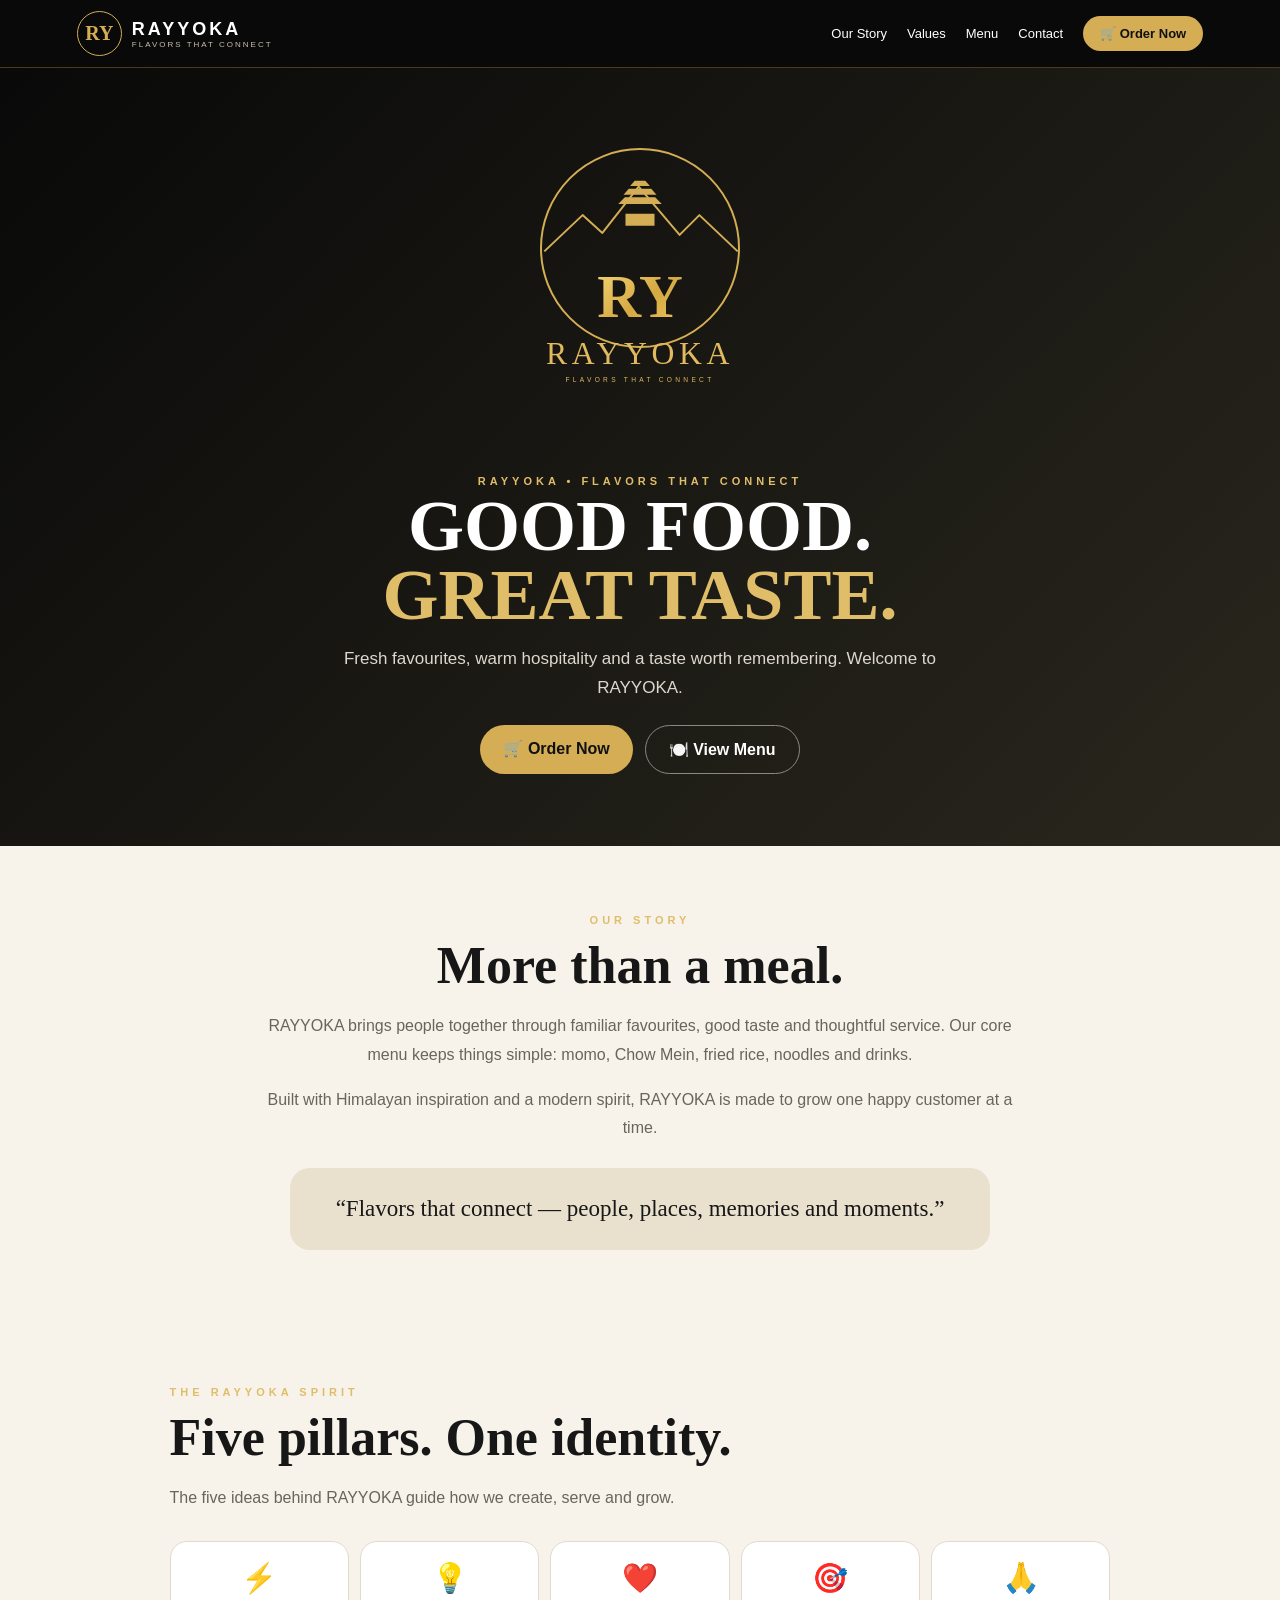
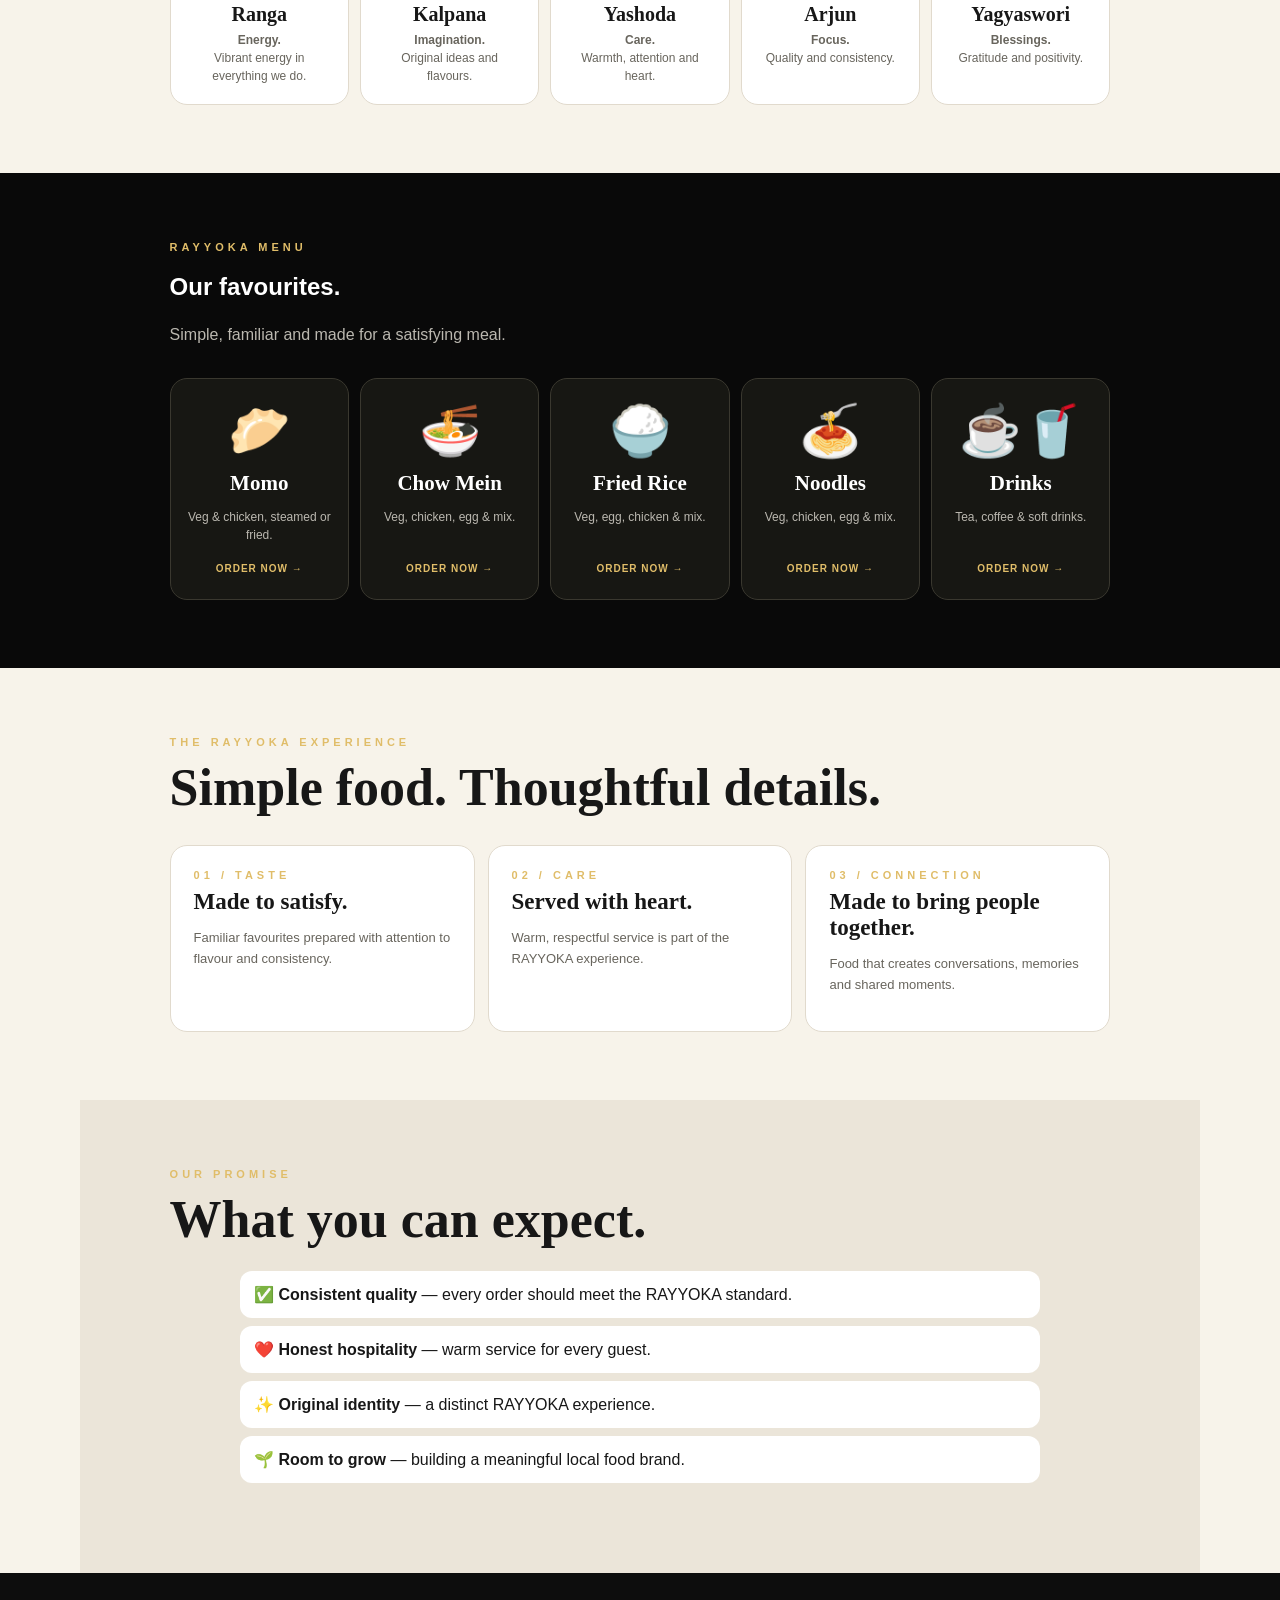
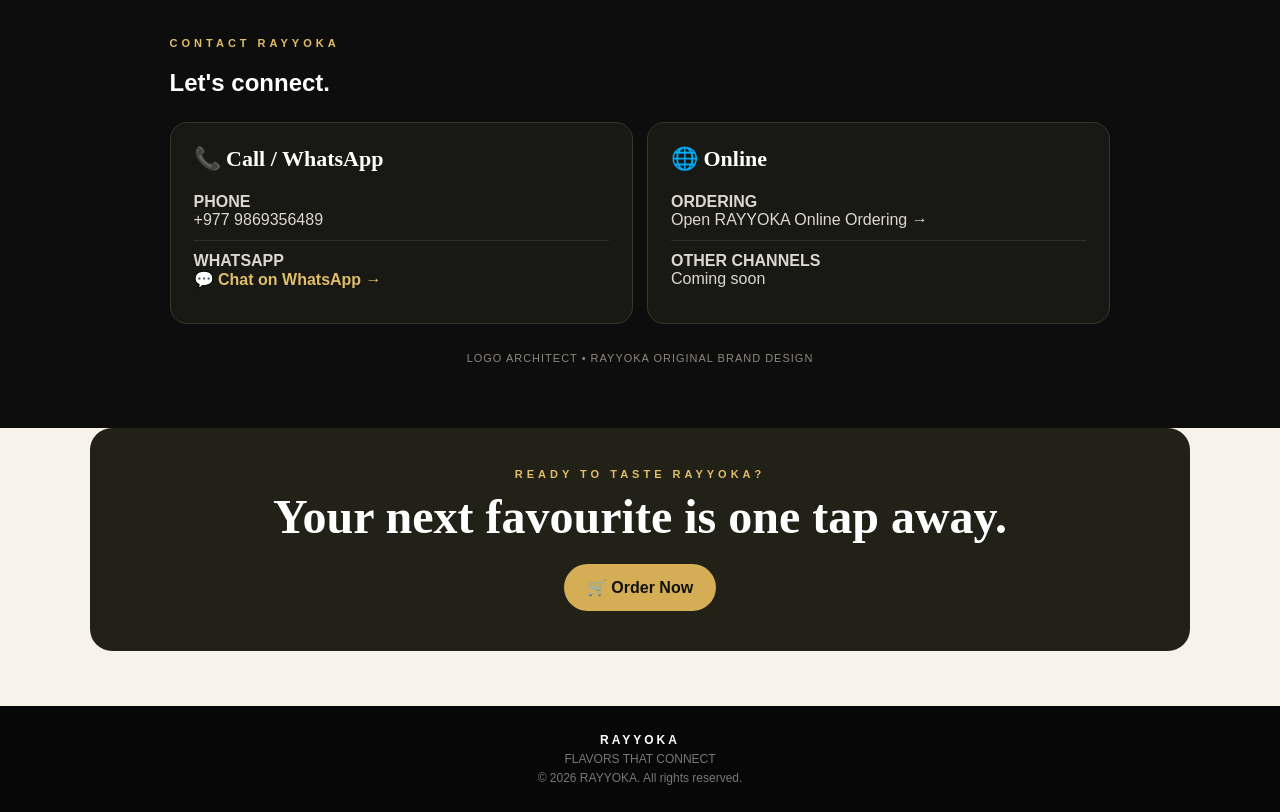
<file: index.html>
<!doctype html><html lang="en"><head><meta charset="utf-8"><meta name="viewport" content="width=device-width,initial-scale=1"><meta name="theme-color" content="#0b0b0b"><meta name="description" content="RAYYOKA — Flavors That Connect."><title>RAYYOKA • Flavors That Connect</title><style>:root{--b:#090909;--d:#171713;--g:#d4ad55;--p:#f7f3ea;--m:#68655d;--l:#e1dacd}*{box-sizing:border-box}html{scroll-behavior:smooth}body{margin:0;background:var(--p);color:#171717;font-family:Arial,Helvetica,sans-serif}a{text-decoration:none;color:inherit}.nav{position:sticky;top:0;z-index:10;background:#090909;color:#fff;padding:11px 6%;display:flex;align-items:center;justify-content:space-between;border-bottom:1px solid #4a3b1d}.brand{display:flex;align-items:center;gap:10px}.brand-mark{width:45px;height:45px;border:1px solid var(--g);border-radius:50%;display:grid;place-items:center;font-family:Georgia,serif;font-size:20px;font-weight:bold;color:var(--g)}.brand b{font-size:18px;letter-spacing:3px}.brand small{display:block;color:#c8c0b1;font-size:8px;letter-spacing:2px}.links{display:flex;gap:20px;align-items:center;font-size:13px}.order{background:var(--g);color:#111!important;padding:10px 17px;border-radius:30px;font-weight:800}.hero{background:linear-gradient(135deg,#090909,#29271d);color:#fff;text-align:center;padding:58px 7% 72px}.logo-art{width:min(330px,72vw);margin:0 auto 15px}.logo-circle{fill:none;stroke:#d4ad55;stroke-width:3}.logo-mountain{fill:none;stroke:#d4ad55;stroke-width:3;stroke-linejoin:round}.logo-pagoda{fill:#d4ad55}.logo-ry{font-family:Georgia,serif;font-size:92px;font-weight:bold;fill:url(#gold)}.logo-name{font-family:Georgia,serif;font-size:48px;letter-spacing:7px;fill:#e1b95e}.logo-tag{font-size:10px;letter-spacing:5px;fill:#e1b95e}.eyebrow{color:#e0bd69;font-size:11px;letter-spacing:4px;font-weight:800}.hero h1{font-family:Georgia,serif;font-size:clamp(40px,7vw,72px);line-height:.96;margin:5px 0 15px}.hero h1 span{color:#e0bd69}.hero p{max-width:640px;margin:0 auto 22px;color:#ddd8cf;font-size:17px;line-height:1.7}.buttons{display:flex;justify-content:center;gap:12px;flex-wrap:wrap}.btn{display:inline-block;padding:14px 23px;border-radius:30px;font-weight:800}.primary{background:var(--g);color:#111}.secondary{border:1px solid #888;color:#fff}.section{max-width:1120px;margin:auto;padding:68px 7%}.section h2{font-family:Georgia,serif;font-size:clamp(33px,5vw,52px);margin:10px 0 17px}.lead{max-width:760px;color:var(--m);line-height:1.8;font-size:16px}.center{text-align:center}.center .lead{margin-left:auto;margin-right:auto}.quote{max-width:700px;margin:25px auto 0;background:#e9e0ce;border-radius:20px;padding:25px;font-family:Georgia,serif;font-size:23px;line-height:1.4}.pillars{display:grid;grid-template-columns:repeat(5,1fr);gap:11px;margin-top:28px}.pillar{background:#fff;border:1px solid var(--l);border-radius:17px;padding:19px;text-align:center}.pillar .emoji{font-size:29px}.pillar h3{font-family:Georgia,serif;font-size:20px;margin:8px 0 5px}.pillar p{font-size:12px;color:var(--m);line-height:1.5;margin:0}.menu{background:var(--b);color:#fff}.menu-inner{max-width:1120px;margin:auto;padding:68px 7%}.menu .lead{color:#bbb8b0}.cards{display:grid;grid-template-columns:repeat(5,1fr);gap:11px;margin-top:28px}.card{background:var(--d);border:1px solid #3a382f;border-radius:17px;padding:23px 12px;text-align:center}.food{font-size:50px}.card h3{font-family:Georgia,serif;font-size:21px;margin:11px 0 6px}.card p{color:#bbb8b0;font-size:12px;line-height:1.5;min-height:38px}.card a{color:#e0bd69;font-size:10px;font-weight:800;letter-spacing:1px}.experience{display:grid;grid-template-columns:repeat(3,1fr);gap:13px;margin-top:28px}.experience article{background:#fff;border:1px solid var(--l);border-radius:17px;padding:23px}.experience h3{font-family:Georgia,serif;font-size:23px;margin:8px 0}.experience p{color:var(--m);font-size:13px;line-height:1.6}.promise{background:#ebe5d9}.promise-list{max-width:800px;margin:22px auto}.promise-item{background:#fff;border-radius:12px;padding:14px;margin:8px 0}.contact{background:#0d0d0d;color:#fff}.contact-inner{max-width:1120px;margin:auto;padding:64px 7%}.contact-grid{display:grid;grid-template-columns:1fr 1fr;gap:14px;margin-top:25px}.contact-card{background:#181814;border:1px solid #38352d;border-radius:17px;padding:23px}.contact-card h3{font-family:Georgia,serif;font-size:22px;margin:0 0 10px}.contact-line{padding:11px 0;border-bottom:1px solid #302e28;color:#ddd8cf}.contact-line:last-child{border:0}.wa{color:#e0bd69;font-weight:800}.architect{margin-top:28px;text-align:center;color:#8e897e;font-size:11px;letter-spacing:1px}.cta{margin:0 7% 55px;background:#222117;color:#fff;border-radius:22px;padding:40px 6%;text-align:center}.cta h2{font-family:Georgia,serif;font-size:clamp(29px,5vw,48px);margin:9px 0 20px}footer{background:#070707;color:#aaa;text-align:center;padding:27px 7%;font-size:12px}footer b{color:#fff;letter-spacing:3px}footer span{display:block;color:#777;margin-top:5px}@media(max-width:850px){.pillars,.cards{grid-template-columns:repeat(2,1fr)}.experience,.contact-grid{grid-template-columns:1fr}}@media(max-width:600px){.nav{padding:9px 12px}.links a:not(.order){display:none}.hero{padding:42px 7% 55px}.logo-art{width:min(300px,80vw)}.section,.menu-inner,.contact-inner{padding-top:53px;padding-bottom:53px}.pillars,.cards{grid-template-columns:1fr 1fr}.card{padding:19px 9px}.food{font-size:44px}.brand b{font-size:16px}.cta{margin-bottom:42px}}@media(max-width:420px){.cards{grid-template-columns:1fr}}</style></head><body><nav class="nav"><a class="brand" href="#top"><div class="brand-mark">RY</div><div><b>RAYYOKA</b><small>FLAVORS THAT CONNECT</small></div></a><div class="links"><a href="#about">Our Story</a><a href="#values">Values</a><a href="#menu">Menu</a><a href="#contact">Contact</a><a class="order" href="order.html">🛒 Order Now</a></div></nav><header class="hero" id="top"><svg class="logo-art" viewBox="0 0 500 500" role="img" aria-label="RAYYOKA logo"><defs><linearGradient id="gold" x1="0" y1="0" x2="1" y2="1"><stop offset="0" stop-color="#f5d67a"/><stop offset=".55" stop-color="#d5a942"/><stop offset="1" stop-color="#f0c55e"/></linearGradient></defs><circle class="logo-circle" cx="250" cy="185" r="150"/><path class="logo-mountain" d="M105 190l58-55 30 27 55-70 62 73 30-30 58 55"/><path class="logo-pagoda" d="M217 118h66l-10-10h-46l-10 10zm8-14h50l-8-9h-34l-8 9zm10-13h30l-7-8h-16l-7 8zm-7 42h44v18h-44z"/><text x="250" y="290" text-anchor="middle" class="logo-ry">RY</text><text x="250" y="360" text-anchor="middle" class="logo-name">RAYYOKA</text><text x="250" y="388" text-anchor="middle" class="logo-tag">FLAVORS THAT CONNECT</text></svg><div class="eyebrow">RAYYOKA • FLAVORS THAT CONNECT</div><h1>GOOD FOOD.<br><span>GREAT TASTE.</span></h1><p>Fresh favourites, warm hospitality and a taste worth remembering. Welcome to RAYYOKA.</p><div class="buttons"><a class="btn primary" href="order.html">🛒 Order Now</a><a class="btn secondary" href="#menu">🍽️ View Menu</a></div></header><section class="section center" id="about"><div class="eyebrow">OUR STORY</div><h2>More than a meal.</h2><p class="lead">RAYYOKA brings people together through familiar favourites, good taste and thoughtful service. Our core menu keeps things simple: momo, Chow Mein, fried rice, noodles and drinks.</p><p class="lead">Built with Himalayan inspiration and a modern spirit, RAYYOKA is made to grow one happy customer at a time.</p><div class="quote">“Flavors that connect — people, places, memories and moments.”</div></section><section class="section" id="values"><div class="eyebrow">THE RAYYOKA SPIRIT</div><h2>Five pillars. One identity.</h2><p class="lead">The five ideas behind RAYYOKA guide how we create, serve and grow.</p><div class="pillars"><div class="pillar"><div class="emoji">⚡</div><h3>Ranga</h3><p><b>Energy.</b><br>Vibrant energy in everything we do.</p></div><div class="pillar"><div class="emoji">💡</div><h3>Kalpana</h3><p><b>Imagination.</b><br>Original ideas and flavours.</p></div><div class="pillar"><div class="emoji">❤️</div><h3>Yashoda</h3><p><b>Care.</b><br>Warmth, attention and heart.</p></div><div class="pillar"><div class="emoji">🎯</div><h3>Arjun</h3><p><b>Focus.</b><br>Quality and consistency.</p></div><div class="pillar"><div class="emoji">🙏</div><h3>Yagyaswori</h3><p><b>Blessings.</b><br>Gratitude and positivity.</p></div></div></section><section class="menu" id="menu"><div class="menu-inner"><div class="eyebrow">RAYYOKA MENU</div><h2>Our favourites.</h2><p class="lead">Simple, familiar and made for a satisfying meal.</p><div class="cards"><div class="card"><div class="food">🥟</div><h3>Momo</h3><p>Veg & chicken, steamed or fried.</p><a href="order.html">ORDER NOW →</a></div><div class="card"><div class="food">🍜</div><h3>Chow Mein</h3><p>Veg, chicken, egg & mix.</p><a href="order.html">ORDER NOW →</a></div><div class="card"><div class="food">🍚</div><h3>Fried Rice</h3><p>Veg, egg, chicken & mix.</p><a href="order.html">ORDER NOW →</a></div><div class="card"><div class="food">🍝</div><h3>Noodles</h3><p>Veg, chicken, egg & mix.</p><a href="order.html">ORDER NOW →</a></div><div class="card"><div class="food">☕🥤</div><h3>Drinks</h3><p>Tea, coffee & soft drinks.</p><a href="order.html">ORDER NOW →</a></div></div></div></section><section class="section"><div class="eyebrow">THE RAYYOKA EXPERIENCE</div><h2>Simple food. Thoughtful details.</h2><div class="experience"><article><div class="eyebrow">01 / TASTE</div><h3>Made to satisfy.</h3><p>Familiar favourites prepared with attention to flavour and consistency.</p></article><article><div class="eyebrow">02 / CARE</div><h3>Served with heart.</h3><p>Warm, respectful service is part of the RAYYOKA experience.</p></article><article><div class="eyebrow">03 / CONNECTION</div><h3>Made to bring people together.</h3><p>Food that creates conversations, memories and shared moments.</p></article></div></section><section class="section promise"><div class="eyebrow">OUR PROMISE</div><h2>What you can expect.</h2><div class="promise-list"><div class="promise-item">✅ <b>Consistent quality</b> — every order should meet the RAYYOKA standard.</div><div class="promise-item">❤️ <b>Honest hospitality</b> — warm service for every guest.</div><div class="promise-item">✨ <b>Original identity</b> — a distinct RAYYOKA experience.</div><div class="promise-item">🌱 <b>Room to grow</b> — building a meaningful local food brand.</div></div></section><section class="contact" id="contact"><div class="contact-inner"><div class="eyebrow">CONTACT RAYYOKA</div><h2>Let's connect.</h2><div class="contact-grid"><div class="contact-card"><h3>📞 Call / WhatsApp</h3><div class="contact-line"><b>PHONE</b><br><a href="tel:+9779869356489">+977 9869356489</a></div><div class="contact-line"><b>WHATSAPP</b><br><a class="wa" href="https://wa.me/9779869356489" target="_blank" rel="noopener">💬 Chat on WhatsApp →</a></div></div><div class="contact-card"><h3>🌐 Online</h3><div class="contact-line"><b>ORDERING</b><br><a href="order.html">Open RAYYOKA Online Ordering →</a></div><div class="contact-line"><b>OTHER CHANNELS</b><br>Coming soon</div></div></div><div class="architect">LOGO ARCHITECT • RAYYOKA ORIGINAL BRAND DESIGN</div></div></section><section class="cta"><div class="eyebrow">READY TO TASTE RAYYOKA?</div><h2>Your next favourite is one tap away.</h2><a class="btn primary" href="order.html">🛒 Order Now</a></section><footer><b>RAYYOKA</b><span>FLAVORS THAT CONNECT</span><span>© 2026 RAYYOKA. All rights reserved.</span></footer></body></html>
</file>
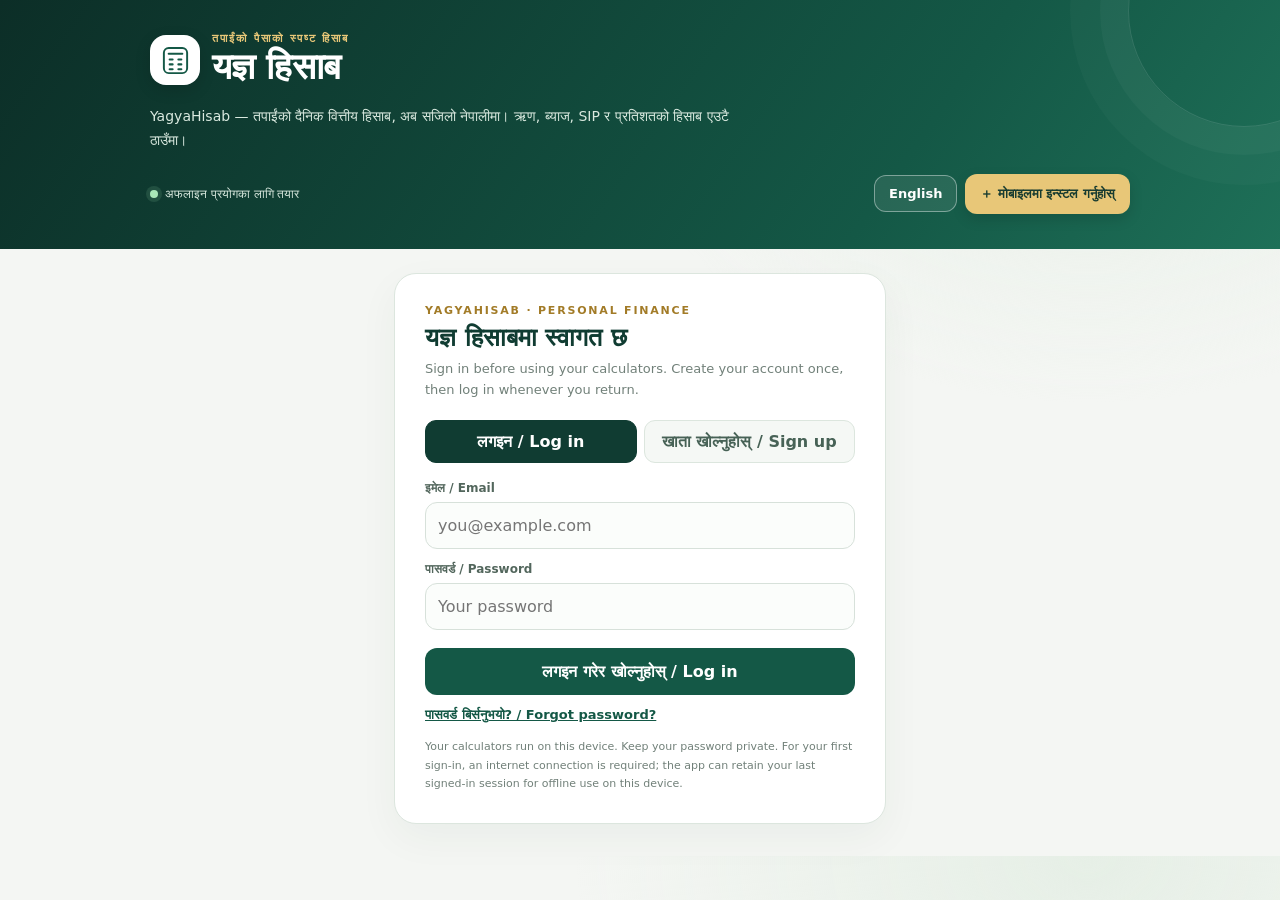
<file: yagya-hisab/index.html>
<!doctype html>
<html lang="ne">
<head>
<meta charset="utf-8">
<meta name="viewport" content="width=device-width,initial-scale=1,viewport-fit=cover">
<meta name="theme-color" content="#103c32">
<meta name="description" content="Nepali and English loan EMI, interest, SIP and percentage calculator. Free and usable offline after first visit.">
<meta name="application-name" content="YagyaHisab">
<meta name="apple-mobile-web-app-capable" content="yes">
<meta name="apple-mobile-web-app-status-bar-style" content="black-translucent">
<link rel="manifest" href="./manifest.json">
<link rel="icon" href="./icon.svg" type="image/svg+xml">
<title>YagyaHisab — यज्ञ हिसाब</title>
<style>
:root{color-scheme:light;--bg:#f4f6f3;--paper:#fff;--ink:#152b25;--muted:#718079;--green:#145846;--deep:#103c32;--gold:#e8c778;--line:#e1e8e3;--soft:#eaf4ee;--shadow:0 14px 40px #123d2d0c}
*{box-sizing:border-box}html{scroll-behavior:smooth}body{margin:0;background:radial-gradient(ellipse at 85% 0%,#e6efe6 0,transparent 32rem),var(--bg);font-family:system-ui,-apple-system,"Noto Sans Devanagari",sans-serif;color:var(--ink);-webkit-font-smoothing:antialiased}
button,input,select{font:inherit}button{cursor:pointer}.hero{background:linear-gradient(125deg,#0c2e27,#145846 70%,#1e7058);color:#fff;padding:25px 17px 30px;position:relative;overflow:hidden}.hero:after{content:"";position:absolute;width:230px;height:230px;border:1px solid #ffffff20;border-radius:50%;right:-80px;top:-105px;box-shadow:0 0 0 28px #ffffff08,0 0 0 58px #ffffff06;pointer-events:none}.hero-inner,main,footer{max-width:980px;margin:auto;position:relative}.brand{display:flex;align-items:center;gap:12px}.logo{width:50px;height:50px;border-radius:16px;background:#fff;display:grid;place-items:center;color:var(--deep);box-shadow:0 5px 16px #0002;flex:none}.logo svg{width:31px;height:31px}.eyebrow{font-size:11px;letter-spacing:2px;color:var(--gold);font-weight:800}.brand h1{font-size:clamp(25px,5vw,36px);margin:1px 0 0;letter-spacing:-.7px}.tagline{color:#d9e9df;margin:17px 0 0;font-size:14px;line-height:1.7;max-width:620px}.hero-bottom{display:flex;align-items:center;justify-content:space-between;gap:12px;margin-top:19px;flex-wrap:wrap}.status{font-size:12px;color:#d9e9df;display:flex;align-items:center;gap:7px}.dot{width:8px;height:8px;background:#a9e6b8;border-radius:50%;box-shadow:0 0 0 4px #a9e6b820}.install{border:1px solid #e8c77880;background:var(--gold);color:#183c30;border-radius:12px;padding:10px 14px;font-weight:800;font-size:13px;box-shadow:0 5px 14px #0002}.install[hidden]{display:none}.hero-actions{display:flex;align-items:center;gap:8px;flex-wrap:wrap}.lang-btn{background:#ffffff16;color:#fff;border-color:#ffffff66;box-shadow:none}
main{padding:22px 14px 30px}.intro{display:flex;justify-content:space-between;align-items:end;gap:12px;margin:0 2px 14px}.intro h2{font-size:19px;margin:0}.intro p{font-size:12px;color:var(--muted);margin:4px 0 0}.local-pill{font-size:11px;color:var(--green);background:#e5f2e9;border:1px solid #d1e7d8;padding:7px 10px;border-radius:999px;white-space:nowrap}
.tabs{display:grid;grid-template-columns:repeat(4,minmax(0,1fr));gap:8px;margin-bottom:13px}.tab{border:1px solid var(--line);background:#ffffffc9;color:#52665c;border-radius:13px;padding:13px 6px;font-size:13px;font-weight:750;transition:all .15s}.tab .tab-icon{display:block;font-size:18px;margin-bottom:5px}.tab.active{background:var(--deep);border-color:var(--deep);color:#fff;box-shadow:0 7px 17px #103c3225}
.panel{display:none}.panel.active{display:block}.card{background:var(--paper);border:1px solid var(--line);border-radius:20px;padding:clamp(17px,3.5vw,25px);box-shadow:var(--shadow)}.card-head{display:flex;align-items:start;gap:12px;margin-bottom:20px}.head-icon{width:44px;height:44px;border-radius:14px;background:var(--soft);color:var(--green);display:grid;place-items:center;font-size:22px;flex:none}.card h3{font-size:20px;margin:0 0 4px;letter-spacing:-.3px}.hint{color:var(--muted);font-size:13px;line-height:1.6;margin:0}.grid{display:grid;grid-template-columns:repeat(2,minmax(0,1fr));gap:15px}.field label{display:block;font-size:12px;color:#52665c;font-weight:800;margin:0 0 7px}.field input,.field select{width:100%;min-width:0;border:1px solid #d7e1da;border-radius:12px;padding:13px 12px;background:#fbfdfb;color:var(--ink);outline:none;transition:border .15s,box-shadow .15s}.field input:focus,.field select:focus{border-color:#39836b;box-shadow:0 0 0 3px #39836b18}.field input:invalid{border-color:#d97777}.actions{display:flex;gap:9px;flex-wrap:wrap;margin-top:19px}.btn{border:1px solid var(--line);background:#f6f8f6;color:#3d554a;border-radius:12px;padding:12px 15px;font-size:13px;font-weight:800}.btn.primary{background:var(--green);border-color:var(--green);color:#fff;flex:1;min-width:155px}.btn:active,.tab:active{transform:translateY(1px)}.result{margin-top:20px;border:1px solid #d4e8d9;border-radius:16px;background:linear-gradient(145deg,#f0f8f1,#e7f3ea);padding:17px;min-height:110px}.result-label{font-size:12px;color:#567263;font-weight:750}.big{font-size:clamp(25px,5vw,34px);font-weight:900;letter-spacing:-.6px;color:#145846;margin:4px 0 13px;overflow-wrap:anywhere}.stats{display:grid;grid-template-columns:repeat(3,minmax(0,1fr));gap:8px}.stat{background:#ffffffb8;border:1px solid #dcebe0;border-radius:12px;padding:11px;min-width:0}.stat span{display:block;color:#718079;font-size:11px;line-height:1.5}.stat strong{display:block;margin-top:5px;color:#203e32;font-size:13px;overflow-wrap:anywhere}.note{font-size:12px;color:var(--muted);line-height:1.75;margin:16px 1px 0}.notice{margin:14px 0 0;padding:12px 14px;border-radius:12px;background:#f8f4e8;border:1px solid #efe3c0;color:#75602b;font-size:12px;line-height:1.6}footer{padding:0 16px 28px;text-align:center;color:var(--muted);font-size:11px;line-height:1.8}.footer-brand{color:var(--green);font-weight:850;letter-spacing:.3px}

.auth-gate{max-width:520px;margin:24px auto 32px;padding:0 14px}.auth-card{background:#fff;border:1px solid #dce6de;border-radius:22px;padding:clamp(20px,5vw,30px);box-shadow:0 14px 40px #123d2d0c}.auth-brand{font-size:11px;letter-spacing:1.8px;color:#a27b27;font-weight:850}.auth-card h2{font-size:25px;margin:6px 0 5px;color:#103c32}.auth-sub{font-size:13px;line-height:1.65;color:#718079;margin:0 0 20px}.auth-switch{display:grid;grid-template-columns:1fr 1fr;gap:7px;margin-bottom:18px}.auth-switch button{border:1px solid #dce6de;border-radius:11px;padding:11px 8px;background:#f5f8f5;color:#476256;font-weight:800}.auth-switch button.active{background:#103c32;border-color:#103c32;color:#fff}.auth-field{margin-bottom:13px}.auth-field label{display:block;font-size:12px;color:#52665c;font-weight:800;margin-bottom:7px}.auth-field input{width:100%;border:1px solid #d7e1da;border-radius:12px;padding:13px 12px;background:#fbfdfb;color:#152b25;font:inherit;outline:none}.auth-field input:focus{border-color:#39836b;box-shadow:0 0 0 3px #39836b18}.auth-submit{width:100%;border:0;border-radius:12px;background:#145846;color:#fff;padding:14px;font-weight:850;margin-top:5px}.auth-link{border:0;background:none;color:#145846;text-decoration:underline;padding:12px 0 0;font-size:13px;font-weight:700}.auth-message{display:none;margin:13px 0 0;padding:11px 12px;border-radius:11px;font-size:13px;line-height:1.55;overflow-wrap:anywhere}.auth-message.show{display:block}.auth-message.error{background:#fff0ee;border:1px solid #f0c9c3;color:#8b3026}.auth-message.success{background:#edf8ef;border:1px solid #cde7d1;color:#215e35}.auth-small{font-size:11px;color:#718079;line-height:1.65;margin:15px 0 0}.account-btn{border:1px solid #ffffff66;background:#ffffff16;color:white;border-radius:12px;padding:10px 12px;font-weight:800;font-size:12px}.account-btn[hidden]{display:none}


.premium-wrap{margin:0 0 16px}.premium-card{background:linear-gradient(135deg,#103c32,#1a654f);color:#fff;border-radius:19px;padding:18px;border:1px solid #236b54;box-shadow:0 12px 30px #103c3215}.premium-top{display:flex;align-items:start;justify-content:space-between;gap:12px;flex-wrap:wrap}.premium-card h3{margin:0 0 5px;font-size:19px}.premium-card p{margin:0;color:#d8e8df;font-size:13px;line-height:1.65}.premium-price{font-size:25px;font-weight:900;color:#e8c778;white-space:nowrap}.premium-actions{display:flex;gap:8px;flex-wrap:wrap;margin-top:14px}.premium-btn{border:1px solid #e8c778;background:#e8c778;color:#173c30;border-radius:11px;padding:11px 14px;font-weight:850}.premium-btn.secondary{background:#ffffff12;color:#fff;border-color:#ffffff60}.premium-status{font-size:12px;margin-top:11px;color:#e5f1e8;line-height:1.6}.premium-tools{margin-top:14px;display:grid;gap:12px}.premium-tools .card{box-shadow:none}.premium-tools[hidden]{display:none}.premium-tool-grid{display:grid;grid-template-columns:repeat(2,minmax(0,1fr));gap:12px}.premium-list{font-size:12px;line-height:1.6;color:#52665c;overflow-wrap:anywhere}.premium-list article{border-bottom:1px solid var(--line);padding:8px 0}.premium-list article:last-child{border-bottom:0}.premium-form{display:grid;grid-template-columns:repeat(2,minmax(0,1fr));gap:10px}.premium-form label{display:block;font-size:12px;font-weight:800;color:#52665c;margin-bottom:5px}.premium-form input,.premium-form select{width:100%;border:1px solid #d7e1da;border-radius:10px;padding:10px;background:#fbfdfb;color:var(--ink)}.legal-links{margin-top:9px}.legal-links a{color:var(--green);text-decoration:underline;margin:0 7px}.ad-slot{display:none;margin:14px 0;padding:12px;border:1px dashed #cbd8ce;border-radius:12px;color:#718079;font-size:11px;text-align:center}@media(max-width:520px){.premium-tool-grid,.premium-form{grid-template-columns:1fr}.premium-card{border-radius:16px}}
@media print{.hero-actions,.tabs,.actions,.premium-wrap,.premium-tools,footer,.auth-gate{display:none!important}.panel{display:block!important}.hero{background:#fff!important;color:#111!important}.tagline,.status{color:#333!important}body{background:#fff!important}.card{break-inside:avoid;box-shadow:none!important}}

@media(min-width:700px){.hero{padding:32px 24px 35px}main{padding-top:27px}.tabs{gap:10px}.tab{padding:15px}.hero-bottom{margin-top:21px}}
@media(max-width:520px){.tabs{gap:6px}.tab{font-size:12px;padding:11px 3px;border-radius:11px}.tab .tab-icon{font-size:17px}.grid{grid-template-columns:1fr;gap:13px}.stats{grid-template-columns:1fr}.stat{display:flex;justify-content:space-between;align-items:center;gap:12px}.stat strong{text-align:right;margin:0}.intro{align-items:start;flex-direction:column}.card{border-radius:17px}.hero{padding-top:21px}.logo{width:46px;height:46px}}
@media(prefers-reduced-motion:reduce){*{scroll-behavior:auto;transition:none!important}}
</style>
</head>
<body>
<header class="hero"><div class="hero-inner">
<div class="brand"><div class="logo" aria-hidden="true"><svg viewBox="0 0 32 32" fill="none"><rect x="4" y="3" width="24" height="26" rx="5" stroke="#145846" stroke-width="2"/><path d="M9 9h14M10 15h3m6 0h3M10 20h3m6 0h3M10 25h3m6 0h3" stroke="#145846" stroke-width="2.2" stroke-linecap="round"/></svg></div><div><div class="eyebrow">YOUR MONEY, CLEARER</div><h1>यज्ञ हिसाब</h1></div></div>
<p class="tagline">YagyaHisab — तपाईंको दैनिक वित्तीय हिसाब, अब सजिलो नेपालीमा। ऋण, ब्याज, SIP र प्रतिशतको हिसाब एउटै ठाउँमा।</p>
<div class="hero-bottom"><div class="status"><span class="dot" id="statusDot"></span><span id="networkStatus">अफलाइन प्रयोगका लागि तयार</span></div><div class="hero-actions"><button id="langBtn" class="install lang-btn" type="button" aria-label="Change language">English</button><button id="installBtn" class="install" type="button">＋ मोबाइलमा इन्स्टल गर्नुहोस्</button><button id="signOutBtn" class="account-btn" type="button" hidden>लगआउट / Sign out</button></div></div>
</div></header>

<section id="authGate" class="auth-gate">
  <div class="auth-card">
    <div class="auth-brand">YAGYAHISAB · PERSONAL FINANCE</div>
    <h2>यज्ञ हिसाबमा स्वागत छ</h2>
    <p class="auth-sub">Sign in before using your calculators. Create your account once, then log in whenever you return.</p>
    <div class="auth-switch"><button id="showLogin" type="button" class="active">लगइन / Log in</button><button id="showSignup" type="button">खाता खोल्नुहोस् / Sign up</button></div>
    <form id="loginForm">
      <div class="auth-field"><label for="loginEmail">इमेल / Email</label><input id="loginEmail" type="email" autocomplete="username" required placeholder="you@example.com"></div>
      <div class="auth-field"><label for="loginPassword">पासवर्ड / Password</label><input id="loginPassword" type="password" autocomplete="current-password" required minlength="6" placeholder="Your password"></div>
      <button class="auth-submit" type="submit">लगइन गरेर खोल्नुहोस् / Log in</button>
      <button id="forgotPassword" class="auth-link" type="button">पासवर्ड बिर्सनुभयो? / Forgot password?</button>
    </form>
    <form id="signupForm" hidden>
      <div class="auth-field"><label for="signupEmail">इमेल / Email</label><input id="signupEmail" type="email" autocomplete="email" required placeholder="you@example.com"></div>
      <div class="auth-field"><label for="signupPassword">पासवर्ड / Password (कम्तीमा ६ अक्षर)</label><input id="signupPassword" type="password" autocomplete="new-password" required minlength="6" placeholder="Create a password"></div>
      <div class="auth-field"><label for="signupPassword2">पासवर्ड फेरि लेख्नुहोस् / Confirm password</label><input id="signupPassword2" type="password" autocomplete="new-password" required minlength="6" placeholder="Repeat password"></div>
      <button class="auth-submit" type="submit">खाता बनाउनुहोस् / Create account</button>
    </form>
    <form id="resetForm" hidden>
      <div class="auth-field"><label for="resetEmail">इमेल / Email</label><input id="resetEmail" type="email" autocomplete="email" required placeholder="you@example.com"></div>
      <button class="auth-submit" type="submit">रिसेट लिंक पठाउनुहोस् / Send reset link</button>
      <button id="backToLogin" class="auth-link" type="button">लगइनमा फर्कनुहोस् / Back to login</button>
    </form>

    <form id="changePasswordForm" hidden>
      <div class="auth-field"><label for="newPassword">नयाँ पासवर्ड / New password (कम्तीमा ६ अक्षर)</label><input id="newPassword" type="password" autocomplete="new-password" required minlength="6" placeholder="Enter a new password"></div>
      <div class="auth-field"><label for="newPassword2">पासवर्ड फेरि लेख्नुहोस् / Confirm new password</label><input id="newPassword2" type="password" autocomplete="new-password" required minlength="6" placeholder="Repeat new password"></div>
      <button class="auth-submit" type="submit">पासवर्ड परिवर्तन गर्नुहोस् / Update password</button>
    </form>
    <div id="authMessage" class="auth-message" role="status" aria-live="polite"></div>
    <p class="auth-small">Your calculators run on this device. Keep your password private. For your first sign-in, an internet connection is required; the app can retain your last signed-in session for offline use on this device.</p>
  </div>
</section>

<main id="appMain" hidden>
<div class="intro"><div><h2>कुन हिसाब गर्ने?</h2><p>रकम भर्नुहोस् र तुरुन्त नतिजा हेर्नुहोस्।</p></div><span class="local-pill">🔒 निजी हिसाब</span></div>

<div class="free-mode-note" style="margin:0 0 16px;padding:12px 14px;border:1px solid #d1e7d8;border-radius:13px;background:#eaf4ee;color:#145846;font-size:13px;line-height:1.6">✓ Free version · सबै आधारभूत हिसाब निःशुल्क छन्। Calculations run on your device; no subscription or payment is needed.</div>
<nav class="tabs" aria-label="हिसाबका प्रकार">
<button class="tab active" data-tab="loan" aria-selected="true"><span class="tab-icon">🏦</span>ऋण / किस्ता</button>
<button class="tab" data-tab="interest" aria-selected="false"><span class="tab-icon">📈</span>ब्याज</button>
<button class="tab" data-tab="sip" aria-selected="false"><span class="tab-icon">🌱</span>SIP लगानी</button>
<button class="tab" data-tab="percent" aria-selected="false"><span class="tab-icon">％</span>प्रतिशत</button>
</nav>
<section id="loan" class="panel active card"><div class="card-head"><div class="head-icon">🏦</div><div><h3>ऋण तथा मासिक किस्ता</h3><p class="hint">EMI — प्रत्येक महिना तिर्नुपर्ने अनुमानित रकम।</p></div></div>
<div class="grid">
<div class="field"><label for="loanAmount">ऋण रकम (रु.)</label><input id="loanAmount" type="number" min="0" step="1000" value="500000" inputmode="decimal"></div>
<div class="field"><label for="loanRate">वार्षिक ब्याजदर (%)</label><input id="loanRate" type="number" min="0" step=".01" value="12" inputmode="decimal"></div>
<div class="field"><label for="loanYears">ऋण अवधि (वर्ष)</label><input id="loanYears" type="number" min=".0833" step=".5" value="5" inputmode="decimal"></div>
<div class="field"><label for="loanFees">थप शुल्क (रु., ऐच्छिक)</label><input id="loanFees" type="number" min="0" step="100" value="0" inputmode="decimal"></div>
</div><div class="actions"><button class="btn primary" id="calcLoan">किस्ता हिसाब गर्नुहोस् ↗</button><button class="btn" id="resetLoan">रिसेट</button></div><div id="loanResult" class="result" aria-live="polite"></div><p class="note">बैंकको वास्तविक EMI मा शुल्क, बीमा, ब्याज गणना विधि र अन्य नियमले फरक पार्न सक्छ। यो अनुमान हो।</p></section>
<section id="interest" class="panel card"><div class="card-head"><div class="head-icon">📈</div><div><h3>साधारण तथा चक्रवृद्धि ब्याज</h3><p class="hint">समयसँगै तपाईंको रकम कति हुन सक्छ तुलना गर्नुहोस्।</p></div></div>
<div class="grid"><div class="field"><label for="intPrincipal">मूलधन (रु.)</label><input id="intPrincipal" type="number" min="0" value="100000" inputmode="decimal"></div><div class="field"><label for="intRate">वार्षिक ब्याजदर (%)</label><input id="intRate" type="number" min="0" step=".01" value="10" inputmode="decimal"></div><div class="field"><label for="intYears">अवधि (वर्ष)</label><input id="intYears" type="number" min="0" step=".1" value="3" inputmode="decimal"></div><div class="field"><label for="intFrequency">चक्रवृद्धि हुने आवृत्ति</label><select id="intFrequency"><option value="1">वार्षिक</option><option value="2">अर्धवार्षिक</option><option value="4">त्रैमासिक</option><option value="12" selected>मासिक</option><option value="365">दैनिक (अनुमानित)</option></select></div></div>
<div class="actions"><button class="btn primary" id="calcInterest">ब्याज हिसाब गर्नुहोस् ↗</button><button class="btn" id="resetInterest">रिसेट</button></div><div id="interestResult" class="result" aria-live="polite"></div><p class="note">कर, सेवा शुल्क र मुद्रास्फीति समावेश गरिएको छैन। संस्थाको वास्तविक नियम जाँच गर्नुहोस्।</p></section>
<section id="sip" class="panel card"><div class="card-head"><div class="head-icon">🌱</div><div><h3>SIP तथा मासिक लगानी</h3><p class="hint">नियमित लगानीको सम्भावित भविष्य मूल्य अनुमान गर्नुहोस्।</p></div></div>
<div class="grid"><div class="field"><label for="sipMonthly">मासिक लगानी (रु.)</label><input id="sipMonthly" type="number" min="0" step="500" value="5000" inputmode="decimal"></div><div class="field"><label for="sipRate">अनुमानित वार्षिक प्रतिफल (%)</label><input id="sipRate" type="number" min="0" step=".1" value="10" inputmode="decimal"></div><div class="field"><label for="sipYears">लगानी अवधि (वर्ष)</label><input id="sipYears" type="number" min=".0833" step=".5" value="10" inputmode="decimal"></div><div class="field"><label for="sipStart">सुरुको एकमुष्ट रकम (रु.)</label><input id="sipStart" type="number" min="0" step="500" value="0" inputmode="decimal"></div></div>
<div class="actions"><button class="btn primary" id="calcSIP">SIP हिसाब गर्नुहोस् ↗</button><button class="btn" id="resetSIP">रिसेट</button></div><div id="sipResult" class="result" aria-live="polite"></div><div class="notice">लगानीको प्रतिफल निश्चित हुँदैन। बजारमा लगानी गर्दा रकम घट्न पनि सक्छ; यो ग्यारेन्टी वा लगानी सल्लाह होइन।</div></section>
<section id="percent" class="panel card"><div class="card-head"><div class="head-icon">％</div><div><h3>प्रतिशत हिसाब</h3><p class="hint">प्रतिशत निकाल्नुहोस् वा रकममा कति वृद्धि/कमी हुन्छ हेर्नुहोस्।</p></div></div>
<div class="grid"><div class="field"><label for="pctA">आधार रकम (A)</label><input id="pctA" type="number" value="100000" inputmode="decimal"></div><div class="field"><label for="pctB">प्रतिशत (%) वा तुलना रकम (B)</label><input id="pctB" type="number" value="10" inputmode="decimal"></div></div>
<div class="actions"><button class="btn primary" id="calcPercent">प्रतिशत हिसाब गर्नुहोस् ↗</button><button class="btn" id="resetPercent">रिसेट</button></div><div id="percentResult" class="result" aria-live="polite"></div><p class="note">पहिलो नतिजा A को B प्रतिशत रकम हो। अर्को नतिजाले B लाई A सँग तुलना गर्छ।</p></section>
</main>
<footer id="appFooter" hidden><div class="footer-brand">YagyaHisab · यज्ञ हिसाब</div>All basic calculations are free and processed on your device. Basic calculations can work offline after the app is loaded. Double-check estimates before making financial decisions.<div class="legal-links"><a href="./privacy.html">Privacy Policy</a><a href="./terms.html">Terms of Use</a></div></footer>
<script>
"use strict";
let appLang = 'ne';
const translations = {
'तपाईंको पैसाको स्पष्ट हिसाब':'YOUR MONEY, CLEARER',
'यज्ञ हिसाब':'YagyaHisab',
'YagyaHisab — तपाईंको दैनिक वित्तीय हिसाब, अब सजिलो नेपालीमा। ऋण, ब्याज, SIP र प्रतिशतको हिसाब एउटै ठाउँमा।':'YagyaHisab — your everyday money calculations, made simple. Loans, interest, SIP and percentages in one place.',
'अफलाइन प्रयोगका लागि तयार':'Ready for offline use',
'＋ मोबाइलमा इन्स्टल गर्नुहोस्':'＋ Install on phone',
'कुन हिसाब गर्ने?':'What would you like to calculate?',
'रकम भर्नुहोस् र तुरुन्त नतिजा हेर्नुहोस्।':'Enter your numbers and see the result instantly.',
'🔒 निजी हिसाब':'🔒 Private calculations',
'ऋण / किस्ता':'Loan / EMI','ब्याज':'Interest','SIP लगानी':'SIP investment','प्रतिशत':'Percentage',
'ऋण तथा मासिक किस्ता':'Loan and monthly instalment',
'EMI — प्रत्येक महिना तिर्नुपर्ने अनुमानित रकम।':'EMI — the estimated amount payable each month.',
'ऋण रकम (रु.)':'Loan amount (NPR)','वार्षिक ब्याजदर (%)':'Annual interest rate (%)','ऋण अवधि (वर्ष)':'Loan term (years)','थप शुल्क (रु., ऐच्छिक)':'Additional fees (NPR, optional)',
'किस्ता हिसाब गर्नुहोस् ↗':'Calculate EMI ↗','रिसेट':'Reset',
'बैंकको वास्तविक EMI मा शुल्क, बीमा, ब्याज गणना विधि र अन्य नियमले फरक पार्न सक्छ। यो अनुमान हो।':'Actual bank EMI may vary due to fees, insurance, calculation methods and other terms. This is an estimate.',
'साधारण तथा चक्रवृद्धि ब्याज':'Simple and compound interest',
'समयसँगै तपाईंको रकम कति हुन सक्छ तुलना गर्नुहोस्।':'Compare how your money may grow over time.',
'मूलधन (रु.)':'Principal (NPR)','अवधि (वर्ष)':'Term (years)','चक्रवृद्धि हुने आवृत्ति':'Compounding frequency',
'वार्षिक':'Annually','अर्धवार्षिक':'Semi-annually','त्रैमासिक':'Quarterly','मासिक':'Monthly','दैनिक (अनुमानित)':'Daily (approx.)',
'ब्याज हिसाब गर्नुहोस् ↗':'Calculate interest ↗',
'कर, सेवा शुल्क र मुद्रास्फीति समावेश गरिएको छैन। संस्थाको वास्तविक नियम जाँच गर्नुहोस्।':'Taxes, service charges and inflation are not included. Check the institution’s actual terms.',
'SIP तथा मासिक लगानी':'SIP and monthly investment',
'नियमित लगानीको सम्भावित भविष्य मूल्य अनुमान गर्नुहोस्।':'Estimate the possible future value of regular investments.',
'मासिक लगानी (रु.)':'Monthly investment (NPR)','अनुमानित वार्षिक प्रतिफल (%)':'Estimated annual return (%)','लगानी अवधि (वर्ष)':'Investment period (years)','सुरुको एकमुष्ट रकम (रु.)':'Initial lump sum (NPR)',
'SIP हिसाब गर्नुहोस् ↗':'Calculate SIP ↗',
'लगानीको प्रतिफल निश्चित हुँदैन। बजारमा लगानी गर्दा रकम घट्न पनि सक्छ; यो ग्यारेन्टी वा लगानी सल्लाह होइन।':'Investment returns are not guaranteed. Market investments can lose value; this is not a guarantee or investment advice.',
'प्रतिशत हिसाब':'Percentage calculator',
'प्रतिशत निकाल्नुहोस् वा रकममा कति वृद्धि/कमी हुन्छ हेर्नुहोस्।':'Calculate a percentage or see the increase/decrease in an amount.',
'आधार रकम (A)':'Base amount (A)','प्रतिशत (%) वा तुलना रकम (B)':'Percentage (%) or comparison amount (B)',
'प्रतिशत हिसाब गर्नुहोस् ↗':'Calculate percentage ↗',
'पहिलो नतिजा A को B प्रतिशत रकम हो। अर्को नतिजाले B लाई A सँग तुलना गर्छ।':'The first result is B percent of A. Another result compares B with A.',
'सबै हिसाब तपाईंको डिभाइसमा गरिन्छ। तपाईंको रकम कुनै सर्भरमा पठाइँदैन।':'All calculations happen on your device. Your amounts are not sent to a server.',
'अफलाइन प्रयोगका लागि एकपटक इन्टरनेटमा खोल्नुहोस्। वित्तीय निर्णय गर्नुअघि नतिजा पुनः जाँच गर्नुहोस्।':'Open once while connected to the internet for offline use. Double-check results before making financial decisions.',
'अनुमानित मासिक किस्ता':'Estimated monthly EMI','कुल किस्ता भुक्तानी':'Total EMI payments','कुल ब्याज':'Total interest','शुल्कसहित अनुमानित लागत':'Estimated cost including fees',
'साधारण ब्याज':'Simple interest','साधारण ब्याजसहित कुल':'Total with simple interest','चक्रवृद्धि ब्याज':'Compound interest','चक्रवृद्धिसहित कुल':'Total with compound interest',
'अनुमानित भविष्य मूल्य':'Estimated future value','कुल लगानी':'Total invested','अनुमानित वृद्धि':'Estimated growth',
'B भनेको A को':'B as a percentage of A','A को B% रकम':'B% of A','A + B% रकम':'A plus B%','A देखि B रकमको परिवर्तन':'Change from A to B',
'कृपया जाँच गर्नुहोस्':'Please check your inputs',
'ऋण रकम र अवधि शून्यभन्दा बढी राख्नुहोस्।':'Loan amount and term must be greater than zero.',
'ब्याज आवृत्ति छान्नुहोस्।':'Choose a compounding frequency.',
'शून्यभन्दा बढी लगानी अवधि राख्नुहोस्।':'Investment period must be greater than zero.',
'हिसाब सम्भव छैन':'Cannot calculate'
};
const neToEn = translations;
const enToNe = Object.fromEntries(Object.entries(translations).map(([ne,en])=>[en,ne]));
function applyLanguage(next) {
  appLang = next;
  document.documentElement.lang = next === 'ne' ? 'ne' : 'en';
  const walker = document.createTreeWalker(document.body, NodeFilter.SHOW_TEXT);
  let node;
  while ((node = walker.nextNode())) {
    const raw = node.nodeValue;
    const trimmed = raw.trim();
    if (!trimmed) continue;
    const translated = next === 'en' ? (neToEn[trimmed] || trimmed) : (enToNe[trimmed] || trimmed);
    if (translated !== trimmed) node.nodeValue = raw.replace(trimmed, translated);
  }
  $('langBtn').textContent = next === 'ne' ? 'English' : 'नेपाली';
  const installControl = $('installBtn');
  if (installControl && !installControl.hidden) installControl.textContent = next === 'ne' ? '＋ मोबाइलमा इन्स्टल गर्नुहोस्' : '＋ Install on phone';
  $('networkStatus').textContent = navigator.onLine
    ? (next === 'ne' ? 'अफलाइन प्रयोगका लागि तयार' : 'Ready for offline use')
    : (next === 'ne' ? 'अहिले अफलाइन — एप प्रयोग गर्न सक्नुहुन्छ' : 'Offline now — you can keep using the app');
  try { localStorage.setItem('yagyahisab-language', next); } catch(e) {}
}
const $=id=>document.getElementById(id),v=id=>Number($(id).value),n=id=>Math.max(0,v(id));
$('langBtn').addEventListener('click',()=>{applyLanguage(appLang === 'ne' ? 'en' : 'ne');calcLoan();calcInterest();calcSIP();calcPercent()});
try { const savedLanguage = localStorage.getItem('yagyahisab-language'); if (savedLanguage === 'en') appLang = 'en'; } catch(e) {}


const money=x=>Number.isFinite(x)?(appLang==='ne'?'रु. ':'NPR ')+x.toLocaleString(appLang==='ne'?'ne-NP':'en-IN',{maximumFractionDigits:2}):'—';
const pct=x=>Number.isFinite(x)?x.toLocaleString(appLang==='ne'?'ne-NP':'en-IN',{maximumFractionDigits:2})+'%':(appLang==='ne'?'हिसाब सम्भव छैन':'Cannot calculate');
function show(id,title,big,items){$(id).innerHTML='<div class="result-label">'+title+'</div><div class="big">'+big+'</div><div class="stats">'+items.map(a=>'<div class="stat"><span>'+a[0]+'</span><strong>'+a[1]+'</strong></div>').join('')+'</div>';applyLanguage(appLang)}
function error(id,msg){$(id).innerHTML='<div class="result-label">कृपया जाँच गर्नुहोस्</div><div style="padding-top:10px;color:#8b3d32;font-size:14px">'+msg+'</div>';applyLanguage(appLang)}
document.querySelectorAll('[data-tab]').forEach(b=>b.addEventListener('click',()=>{document.querySelectorAll('[data-tab]').forEach(x=>{let on=x===b;x.classList.toggle('active',on);x.setAttribute('aria-selected',String(on))});document.querySelectorAll('.panel').forEach(x=>x.classList.toggle('active',x.id===b.dataset.tab))}));
function calcLoan(){let p=n('loanAmount'),annual=n('loanRate'),r=annual/1200,months=Math.round(n('loanYears')*12),fees=n('loanFees');if(!months||p<=0){error('loanResult','ऋण रकम र अवधि शून्यभन्दा बढी राख्नुहोस्।');return}let emi=r===0?p/months:p*r/(1-Math.pow(1+r,-months)),total=emi*months;show('loanResult','अनुमानित मासिक किस्ता',money(emi),[['कुल किस्ता भुक्तानी',money(total)],['कुल ब्याज',money(total-p)],['शुल्कसहित अनुमानित लागत',money(total+fees)]])}
function calcInterest(){let p=n('intPrincipal'),r=n('intRate')/100,t=n('intYears'),m=v('intFrequency');if(!Number.isFinite(m)||m<=0){error('interestResult','ब्याज आवृत्ति छान्नुहोस्।');return}let simple=p*(1+r*t),compound=r===0?p:p*Math.pow(1+r/m,m*t);show('interestResult','साधारण ब्याज',money(simple-p),[['साधारण ब्याजसहित कुल',money(simple)],['चक्रवृद्धि ब्याज',money(compound-p)],['चक्रवृद्धिसहित कुल',money(compound)]])}
function calcSIP(){let p=n('sipMonthly'),r=n('sipRate')/1200,months=Math.round(n('sipYears')*12),start=n('sipStart');if(!months){error('sipResult','शून्यभन्दा बढी लगानी अवधि राख्नुहोस्।');return}let recurring=r===0?p*months:p*(Math.pow(1+r,months)-1)/r,initial=start*Math.pow(1+r,months),future=recurring+initial,invested=p*months+start;show('sipResult','अनुमानित भविष्य मूल्य',money(future),[['कुल लगानी',money(invested)],['अनुमानित वृद्धि',money(future-invested)],['मासिक लगानी',money(p)]])}
function calcPercent(){let a=Number($('pctA').value)||0,b=Number($('pctB').value)||0;show('percentResult','B भनेको A को',pct(a!==0?b/a*100:NaN),[['A को B% रकम',money(a*b/100)],['A + B% रकम',money(a+a*b/100)],['A देखि B रकमको परिवर्तन',pct(a!==0?(b-a)/Math.abs(a)*100:NaN)]])}
$('calcLoan').onclick=calcLoan;$('calcInterest').onclick=calcInterest;$('calcSIP').onclick=calcSIP;$('calcPercent').onclick=calcPercent;
$('resetLoan').onclick=()=>{[['loanAmount',500000],['loanRate',12],['loanYears',5],['loanFees',0]].forEach(a=>$(a[0]).value=a[1]);calcLoan()};
$('resetInterest').onclick=()=>{[['intPrincipal',100000],['intRate',10],['intYears',3],['intFrequency',12]].forEach(a=>$(a[0]).value=a[1]);calcInterest()};
$('resetSIP').onclick=()=>{[['sipMonthly',5000],['sipRate',10],['sipYears',10],['sipStart',0]].forEach(a=>$(a[0]).value=a[1]);calcSIP()};
$('resetPercent').onclick=()=>{$('pctA').value=100000;$('pctB').value=10;calcPercent()};
calcLoan();calcInterest();calcSIP();calcPercent();
if(appLang==='en') { applyLanguage('ne'); applyLanguage('en'); }
const installBtn=$('installBtn');let installPrompt=null;
const INSTALL_FLAG='yagyahisab-installed-v1';
function isInstalled(){return localStorage.getItem(INSTALL_FLAG)==='yes'||window.matchMedia('(display-mode: standalone)').matches||window.navigator.standalone===true}
function markInstalled(){try{localStorage.setItem(INSTALL_FLAG,'yes')}catch(e){}installBtn.hidden=true;installBtn.setAttribute('aria-hidden','true')}
if(isInstalled()) markInstalled();
window.addEventListener('beforeinstallprompt',e=>{e.preventDefault();if(isInstalled())return;installPrompt=e;installBtn.hidden=false;installBtn.textContent=appLang==='ne'?'＋ मोबाइलमा इन्स्टल गर्नुहोस्':'＋ Install app'});
installBtn.addEventListener('click',async()=>{if(isInstalled()){markInstalled();return}if(!installPrompt){alert(appLang==='ne'?'इन्स्टल गर्न Chrome मा यो पेज खोल्नुहोस्। त्यसपछि ⋮ मेनु → “Install app” वा “Add to Home screen” छान्नुहोस्। विकल्प नदेखिए पेज एकपटक रिफ्रेस गर्नुहोस्।':'Open this page in Chrome, then tap ⋮ → “Install app” or “Add to Home screen”. If the option is missing, refresh the page once.');return}installPrompt.prompt();const choice=await installPrompt.userChoice;installPrompt=null;installBtn.hidden=true;if(choice&&choice.outcome==='accepted')markInstalled()});
window.addEventListener('appinstalled',markInstalled);
function netStatus(){let online=navigator.onLine;$('networkStatus').textContent=online?(appLang==='ne'?'अफलाइन प्रयोगका लागि तयार':'Ready for offline use'):(appLang==='ne'?'अहिले अफलाइन — एप प्रयोग गर्न सक्नुहुन्छ':'Offline now — you can keep using the app');$('statusDot').style.background=online?'#a9e6b8':'#e8c778'}
window.addEventListener('online',netStatus);window.addEventListener('offline',netStatus);netStatus();
if('serviceWorker' in navigator)window.addEventListener('load',()=>navigator.serviceWorker.register('./service-worker.js').then(()=>navigator.serviceWorker.ready).then(()=>{$('networkStatus').textContent=navigator.onLine?(appLang==='ne'?'अफलाइन सुविधा तयार':'Offline support ready'):(appLang==='ne'?'अफलाइन मोड':'Offline mode');}).catch(()=>{$('networkStatus').textContent=appLang==='ne'?'अफलाइन सुविधा सेटअप हुन सकेन':'Could not set up offline support'}));

/* YagyaHisab sign-in gate: Supabase Auth REST API. The publishable key is designed for public clients. */
(() => {
  const AUTH_URL = "https://wmlgqqfnhdqlssavnklo.supabase.co";
  const AUTH_KEY = "sb_publishable_qX_cC2cjeGqvTG5bhoyGsg_LqN_dr1b";
  const SESSION_KEY = "yagyahisab-auth-session-v1";
  const gate = document.getElementById("authGate");
  const appMain = document.getElementById("appMain");
  const appFooter = document.getElementById("appFooter");
  const signOutBtn = document.getElementById("signOutBtn");
  const msg = document.getElementById("authMessage");
  const $a = id => document.getElementById(id);
  let session = null;
  let busy = false;
  let recoveryToken = null;
  const redirectUrl = location.origin + location.pathname;

  function message(text, kind="success") {
    msg.textContent = text;
    msg.className = "auth-message show " + kind;
  }
  function clearMessage() { msg.textContent=""; msg.className="auth-message"; }
  function mode(name) {
    clearMessage();
    $a("loginForm").hidden = name !== "login";
    $a("signupForm").hidden = name !== "signup";
    $a("resetForm").hidden = name !== "reset";
    $a("changePasswordForm").hidden = true;
    $a("showLogin").classList.toggle("active",name==="login");
    $a("showSignup").classList.toggle("active",name==="signup");
  }
  function setBusy(on) {
    busy=on;
    document.querySelectorAll("#authGate button[type=submit]").forEach(b=>{b.disabled=on;b.style.opacity=on?".65":"1"});
  }
  function showApp(user) {
    gate.hidden = true;
    appMain.hidden = false;
    appFooter.hidden = false;
    signOutBtn.hidden = false;
    signOutBtn.textContent = (appLang==="ne"?"लगआउट":"Sign out") + (user?.email ? " · "+user.email : "");
    window.dispatchEvent(new Event("yagyahisab:authenticated"));
  }
  function showGate() {
    gate.hidden = false;
    appMain.hidden = true;
    appFooter.hidden = true;
    signOutBtn.hidden = true;
    window.dispatchEvent(new Event("yagyahisab:signedout"));
  }
  function saveSession(data) {
    session = {...data, expires_at: data.expires_at || (Math.floor(Date.now()/1000)+(data.expires_in||3600))};
    try { localStorage.setItem(SESSION_KEY, JSON.stringify(session)); } catch(e) {}
    showApp(session.user);
  }
  function readSession() {
    try { const raw=localStorage.getItem(SESSION_KEY); return raw ? JSON.parse(raw) : null; } catch(e) { return null; }
  }
  async function authRequest(path, body, token) {
    const headers={"apikey":AUTH_KEY,"Content-Type":"application/json"};
    if(token) headers.Authorization="Bearer "+token;
    const res=await fetch(AUTH_URL+path,{method:"POST",headers,body:JSON.stringify(body)});
    const data=await res.json().catch(()=>({}));
    if(!res.ok) throw new Error(data.msg||data.message||data.error_description||data.error||"Request failed. Please try again.");
    return data;
  }
  async function restore() {
    const old=readSession();
    if(!old || !old.access_token || !old.user) { showGate(); return; }
    session=old;
    if(!navigator.onLine) { showApp(old.user); return; }
    try {
      if((old.expires_at||0) > Math.floor(Date.now()/1000)+60) {
        const res=await fetch(AUTH_URL+"/auth/v1/user",{headers:{"apikey":AUTH_KEY,"Authorization":"Bearer "+old.access_token}});
        if(res.ok) { showApp(old.user); return; }
      }
      if(old.refresh_token) {
        const fresh=await authRequest("/auth/v1/token?grant_type=refresh_token",{refresh_token:old.refresh_token});
        saveSession(fresh); return;
      }
    } catch(e) {
      if(!navigator.onLine) { showApp(old.user); return; }
    }
    try { localStorage.removeItem(SESSION_KEY); } catch(e) {}
    session=null; showGate();
  }
  $a("showLogin").addEventListener("click",()=>mode("login"));
  $a("showSignup").addEventListener("click",()=>mode("signup"));
  $a("forgotPassword").addEventListener("click",()=>mode("reset"));
  $a("backToLogin").addEventListener("click",()=>mode("login"));

  $a("changePasswordForm").addEventListener("submit",async e=>{
    e.preventDefault(); if(busy)return; clearMessage();
    if($a("newPassword").value!==$a("newPassword2").value){message("Passwords do not match. / दुवै पासवर्ड मिलेनन्।","error");return;}
    if(!recoveryToken){message("Open the password-reset link from your email again. / इमेलको रिसेट लिंक फेरि खोल्नुहोस्।","error");return;}
    setBusy(true);
    try {
      const res=await fetch(AUTH_URL+"/auth/v1/user",{method:"PUT",headers:{"apikey":AUTH_KEY,"Authorization":"Bearer "+recoveryToken,"Content-Type":"application/json"},body:JSON.stringify({password:$a("newPassword").value})});
      const data=await res.json().catch(()=>({}));
      if(!res.ok) throw new Error(data.msg||data.message||data.error_description||"Could not update password.");
      recoveryToken=null;
      try { localStorage.removeItem(SESSION_KEY); } catch(e) {}
      history.replaceState(null,"",location.pathname);
      mode("login"); message("Password updated. Please log in with your new password. / पासवर्ड परिवर्तन भयो। नयाँ पासवर्डले लगइन गर्नुहोस्।");
    } catch(err) { message(err.message,"error"); }
    finally { setBusy(false); }
  });

  $a("loginForm").addEventListener("submit",async e=>{
    e.preventDefault(); if(busy)return; clearMessage(); setBusy(true);
    try {
      const data=await authRequest("/auth/v1/token?grant_type=password",{email:$a("loginEmail").value.trim(),password:$a("loginPassword").value});
      saveSession(data);
    } catch(err) { message(err.message==="Invalid login credentials"?"Email or password is incorrect. / इमेल वा पासवर्ड मिलेन।":err.message,"error"); }
    finally { setBusy(false); }
  });
  $a("signupForm").addEventListener("submit",async e=>{
    e.preventDefault(); if(busy)return; clearMessage();
    if($a("signupPassword").value!==$a("signupPassword2").value){message("Passwords do not match. / दुवै पासवर्ड मिलेनन्।","error");return;}
    setBusy(true);
    try {
      const data=await authRequest("/auth/v1/signup",{email:$a("signupEmail").value.trim(),password:$a("signupPassword").value, options:{emailRedirectTo:redirectUrl}});
      if(data.access_token) { saveSession(data); message("Account created. You are signed in. / खाता बन्यो र लगइन भयो।"); }
      else { mode("login"); message("Account created. Check your email to confirm it, then log in. / खाता बन्यो। इमेलमा आएको पुष्टि लिंक खोल्नुहोस्, त्यसपछि लगइन गर्नुहोस्।"); }
    } catch(err) { message(err.message,"error"); }
    finally { setBusy(false); }
  });
  $a("resetForm").addEventListener("submit",async e=>{
    e.preventDefault(); if(busy)return; clearMessage();setBusy(true);
    try {
      await authRequest("/auth/v1/recover?redirect_to="+encodeURIComponent(redirectUrl),{email:$a("resetEmail").value.trim()});
      message("If that email has an account, a password-reset link has been sent. / खाता भएमा पासवर्ड रिसेट लिंक इमेलमा पठाइएको छ।");
    } catch(err) { message(err.message,"error"); }
    finally { setBusy(false); }
  });
  signOutBtn.addEventListener("click",async()=>{
    const old=session||readSession();
    if(old?.access_token && navigator.onLine) {
      try { await fetch(AUTH_URL+"/auth/v1/logout",{method:"POST",headers:{"apikey":AUTH_KEY,"Authorization":"Bearer "+old.access_token}}); } catch(e) {}
    }
    try { localStorage.removeItem(SESSION_KEY); } catch(e) {}
    session=null; showGate(); mode("login"); message("You have signed out. / तपाईं लगआउट हुनुभयो।");
    window.scrollTo({top:0,behavior:"smooth"});
  });
  async function handleAuthCallback() {
    const params = new URLSearchParams(location.hash.startsWith("#") ? location.hash.slice(1) : "");
    const token = params.get("access_token");
    const type = params.get("type");
    if (!token || !type) return false;
    if (type === "recovery") {
      recoveryToken = token;
      showGate();
      $a("loginForm").hidden = true;
      $a("signupForm").hidden = true;
      $a("resetForm").hidden = true;
      $a("changePasswordForm").hidden = false;
      $a("showLogin").hidden = true;
      $a("showSignup").hidden = true;
      message("Enter and confirm your new password. / नयाँ पासवर्ड राख्नुहोस्।");
      return true;
    }
    if (type === "signup" || type === "magiclink" || type === "email") {
      try {
        const res = await fetch(AUTH_URL+"/auth/v1/user",{headers:{"apikey":AUTH_KEY,"Authorization":"Bearer "+token}});
        if (res.ok) {
          const user = await res.json();
          saveSession({access_token:token,refresh_token:params.get("refresh_token")||"",expires_in:Number(params.get("expires_in"))||3600,user});
          history.replaceState(null,"",location.pathname);
          return true;
        }
      } catch(e) {}
      history.replaceState(null,"",location.pathname);
      mode("login");
      message("Email confirmed. Please log in. / इमेल पुष्टि भयो। अब लगइन गर्नुहोस्।");
      return true;
    }
    return false;
  }
  handleAuthCallback().then(handled=>{ if(!handled) restore(); }).catch(()=>restore());
})();
</script>

</body></html>
</file>
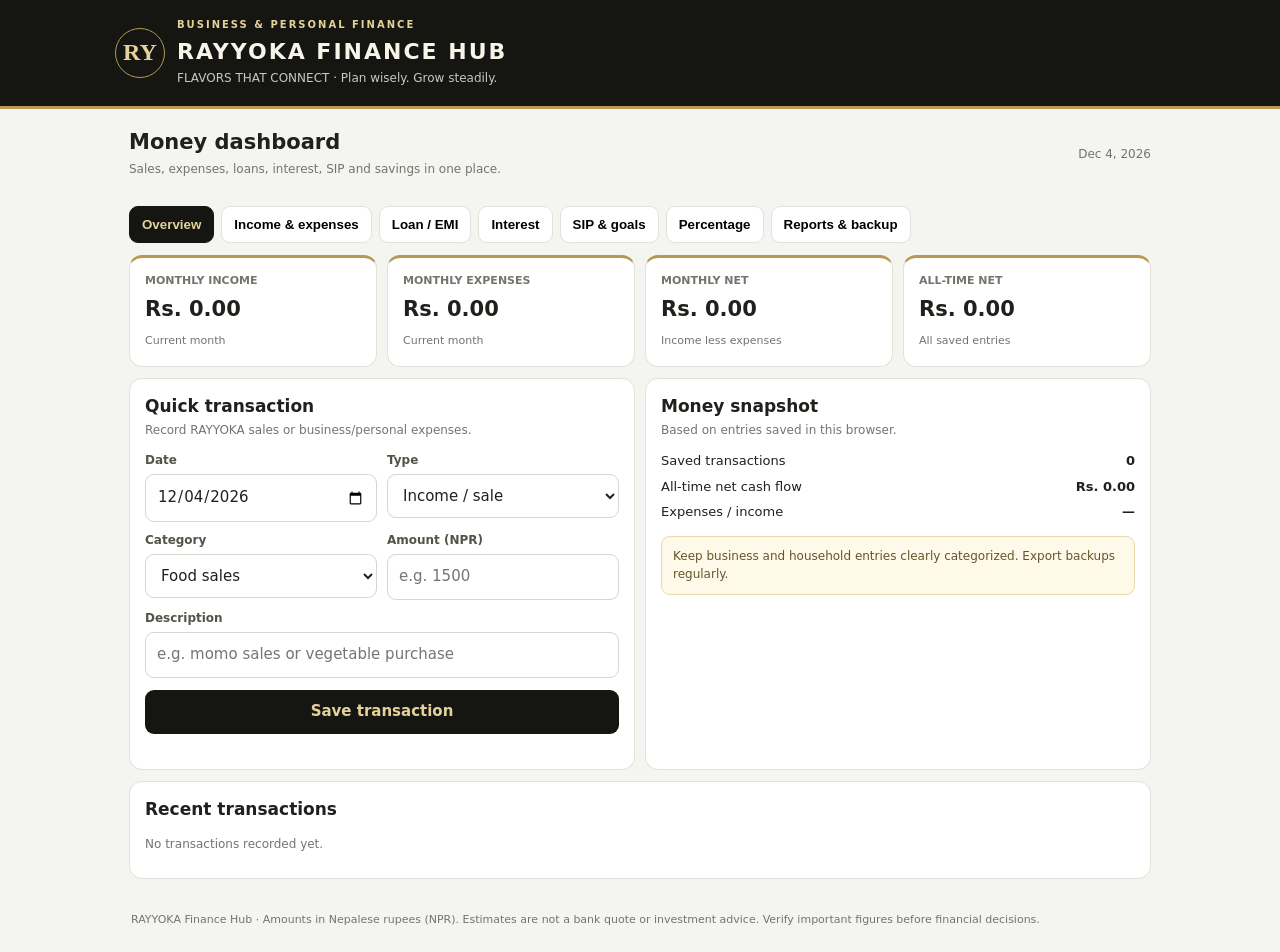
<file: finance.html>
<!doctype html>
<html lang="en"><head><meta charset="utf-8"><meta name="viewport" content="width=device-width,initial-scale=1"><meta name="theme-color" content="#11110f"><title>RAYYOKA Finance Hub</title>
<style>
:root{--bg:#f4f4f0;--paper:#fff;--ink:#20211d;--muted:#73756d;--line:#e2e2d9;--dark:#151612;--gold:#b69a52;--gold2:#e4d29a;--green:#2f654a;--red:#a94335}*{box-sizing:border-box}body{margin:0;background:var(--bg);color:var(--ink);font:15px/1.45 system-ui,Arial,sans-serif}header{background:var(--dark);color:#f7f4e8;padding:18px 15px;border-bottom:3px solid var(--gold)}.wrap,main,footer{max-width:1050px;margin:auto}.brand{display:flex;align-items:center;gap:12px}.mark{width:50px;height:50px;border:1px solid var(--gold);border-radius:50%;display:grid;place-items:center;color:var(--gold2);font:700 24px Georgia;flex:none}.eyebrow{font-size:10px;letter-spacing:2px;color:var(--gold2);font-weight:800}.brand h1{font-size:22px;letter-spacing:2px;margin:3px 0}.brand p{margin:0;color:#c8c9bf;font-size:12px}main{padding:14px}.intro{display:flex;justify-content:space-between;gap:10px;align-items:center;margin:4px 0 15px}.intro h2{margin:0;font-size:21px}.intro p,.sub{color:var(--muted);font-size:12px;margin:4px 0 12px}.nav{display:flex;gap:7px;overflow:auto;padding-bottom:12px}.nav button{white-space:nowrap;border:1px solid var(--line);background:#fff;border-radius:9px;padding:10px 12px;font-weight:750;cursor:pointer}.nav button.active{background:var(--dark);color:var(--gold2);border-color:var(--dark)}.view{display:none}.view.active{display:block}.grid{display:grid;grid-template-columns:repeat(4,minmax(0,1fr));gap:10px}.two{display:grid;grid-template-columns:repeat(2,minmax(0,1fr));gap:10px}.card{background:var(--paper);border:1px solid var(--line);border-radius:13px;padding:15px;margin-bottom:11px;min-width:0}.metric{border-top:3px solid var(--gold)}.label{color:var(--muted);font-size:11px;font-weight:750}.value{font-size:21px;font-weight:850;margin:5px 0;overflow-wrap:anywhere}.metric small{color:var(--muted);font-size:11px}h3{margin:0 0 4px;font-size:17px}.fields{display:grid;grid-template-columns:repeat(2,minmax(0,1fr));gap:10px}label{display:block;font-size:12px;font-weight:750;color:#50554a;margin-bottom:5px}input,select{width:100%;min-width:0;border:1px solid #d4d7cc;border-radius:9px;padding:11px;background:white;font:inherit;color:var(--ink)}button.primary,button.secondary,button.danger{border:0;border-radius:9px;padding:11px 13px;font:inherit;font-weight:800;cursor:pointer}button.primary{background:var(--dark);color:var(--gold2)}button.secondary{background:#eeeadd;color:#39372c}button.danger{background:#f8e9e6;color:var(--red)}.actions{display:flex;gap:8px;flex-wrap:wrap;margin-top:12px}.actions button{flex:1}.result{background:#f6f2e6;border:1px solid #e9dfc0;border-radius:10px;padding:12px;margin-top:12px}.result strong{display:block;font-size:21px;overflow-wrap:anywhere}.result small{color:var(--muted)}.rows{display:grid;grid-template-columns:1fr auto;gap:7px;border-top:1px solid #e3d9ba;padding-top:9px;margin-top:9px;font-size:13px}.rows span:nth-child(even){font-weight:750;text-align:right}.tablewrap{overflow-x:auto}table{width:100%;border-collapse:collapse;font-size:12px}td,th{padding:8px 5px;border-bottom:1px solid var(--line);text-align:left;vertical-align:top}th{font-size:10px;color:var(--muted);text-transform:uppercase}td:last-child,th:last-child{text-align:right}.empty,.status{font-size:12px;color:var(--muted);padding:10px 0}.notice{background:#fff9e9;border:1px solid #e8d9a9;border-radius:9px;padding:11px;font-size:12px;color:#65552c}footer{padding:8px 16px 24px;color:var(--muted);font-size:11px}
@media(max-width:680px){.grid{grid-template-columns:repeat(2,minmax(0,1fr))}.two{grid-template-columns:1fr}.value{font-size:18px}.brand h1{font-size:18px}.intro{align-items:flex-start}}@media(max-width:420px){main{padding:10px}.fields{grid-template-columns:1fr}.card{padding:12px}.mark{width:44px;height:44px}}
</style></head><body>
<header><div class="wrap brand"><div class="mark">RY</div><div><div class="eyebrow">BUSINESS & PERSONAL FINANCE</div><h1>RAYYOKA FINANCE HUB</h1><p>FLAVORS THAT CONNECT · Plan wisely. Grow steadily.</p></div></div></header>
<main><div class="intro"><div><h2>Money dashboard</h2><p>Sales, expenses, loans, interest, SIP and savings in one place.</p></div><span id="today" class="sub"></span></div>
<div class="nav"><button class="active" data-view="dashboard">Overview</button><button data-view="ledger">Income & expenses</button><button data-view="loan">Loan / EMI</button><button data-view="interest">Interest</button><button data-view="sip">SIP & goals</button><button data-view="percent">Percentage</button><button data-view="reports">Reports & backup</button></div>
<section class="view active" id="dashboard"><div class="grid">
<div class="card metric"><div class="label">MONTHLY INCOME</div><div class="value" id="mIncome">Rs. 0</div><small>Current month</small></div><div class="card metric"><div class="label">MONTHLY EXPENSES</div><div class="value" id="mExpense">Rs. 0</div><small>Current month</small></div><div class="card metric"><div class="label">MONTHLY NET</div><div class="value" id="mNet">Rs. 0</div><small>Income less expenses</small></div><div class="card metric"><div class="label">ALL-TIME NET</div><div class="value" id="allNet">Rs. 0</div><small>All saved entries</small></div></div>
<div class="two"><div class="card"><h3>Quick transaction</h3><p class="sub">Record RAYYOKA sales or business/personal expenses.</p><div class="fields"><div><label>Date</label><input type="date" id="qDate"></div><div><label>Type</label><select id="qType"><option value="income">Income / sale</option><option value="expense">Expense</option></select></div><div><label>Category</label><select id="qCat"><option>Food sales</option><option>Other income</option><option>Ingredients</option><option>Gas / fuel</option><option>Packaging</option><option>Rent</option><option>Salary</option><option>Transport</option><option>Utilities</option><option>Loan payment</option><option>Household</option><option>School / children</option><option>Health</option><option>Savings / investment</option><option>Equipment</option><option>Other expense</option></select></div><div><label>Amount (NPR)</label><input type="number" id="qAmount" min=".01" step=".01" placeholder="e.g. 1500"></div><div style="grid-column:1/-1"><label>Description</label><input id="qNote" maxlength="120" placeholder="e.g. momo sales or vegetable purchase"></div></div><div class="actions"><button class="primary" id="addQuick">Save transaction</button></div><div id="qStatus" class="status"></div></div>
<div class="card"><h3>Money snapshot</h3><p class="sub">Based on entries saved in this browser.</p><div class="rows" style="border:0;padding-top:0"><span>Saved transactions</span><span id="txCount">0</span><span>All-time net cash flow</span><span id="quickNet">Rs. 0</span><span>Expenses / income</span><span id="expenseRatio">—</span></div><div class="notice" style="margin-top:14px">Keep business and household entries clearly categorized. Export backups regularly.</div></div></div>
<div class="card"><h3>Recent transactions</h3><div class="tablewrap" id="recentTable"></div></div></section>
<section class="view" id="ledger"><div class="card"><h3>Income & expense ledger</h3><p class="sub">Add a dated income or expense and filter the ledger below.</p><div class="fields"><div><label>Date</label><input type="date" id="lDate"></div><div><label>Type</label><select id="lType"><option value="income">Income</option><option value="expense">Expense</option></select></div><div><label>Category</label><input id="lCat" placeholder="e.g. Food sales, rent"></div><div><label>Amount (NPR)</label><input type="number" id="lAmount" min=".01" step=".01"></div><div style="grid-column:1/-1"><label>Note</label><input id="lNote" maxlength="120"></div></div><div class="actions"><button class="primary" id="addLedger">Add entry</button></div><div id="lStatus" class="status"></div></div>
<div class="card"><div class="fields"><div><label>Filter month</label><input type="month" id="filterMonth"></div><div><label>Filter type</label><select id="filterType"><option value="all">All entries</option><option value="income">Income only</option><option value="expense">Expenses only</option></select></div></div><div class="tablewrap" id="ledgerTable" style="margin-top:12px"></div></div></section>
<section class="view" id="loan"><div class="card"><h3>Loan & EMI calculator</h3><p class="sub">Standard reducing-balance estimate. Fees are shown separately.</p><div class="fields"><div><label>Loan amount (NPR)</label><input id="loanP" type="number" min="0" value="500000"></div><div><label>Annual interest (%)</label><input id="loanR" type="number" min="0" step=".01" value="12"></div><div><label>Term (years)</label><input id="loanY" type="number" min=".1" step=".1" value="5"></div><div><label>Extra fees (NPR)</label><input id="loanF" type="number" min="0" value="0"></div></div><div class="actions"><button class="primary" id="doLoan">Calculate EMI</button></div><div class="result" id="loanResult"></div></div><div class="card"><h3>First 12 payments</h3><div class="tablewrap" id="schedule"></div></div></section>
<section class="view" id="interest"><div class="card"><h3>Interest calculator</h3><p class="sub">Compare simple and compound interest.</p><div class="fields"><div><label>Principal (NPR)</label><input id="ip" type="number" min="0" value="100000"></div><div><label>Annual rate (%)</label><input id="ir" type="number" min="0" step=".01" value="10"></div><div><label>Time (years)</label><input id="iy" type="number" min="0" step=".1" value="3"></div><div><label>Compounding frequency</label><select id="ifreq"><option value="1">Yearly</option><option value="2">Half-yearly</option><option value="4">Quarterly</option><option value="12" selected>Monthly</option><option value="365">Daily (approx.)</option></select></div></div><div class="actions"><button class="primary" id="doInterest">Calculate interest</button></div><div class="result" id="interestResult"></div></div></section>
<section class="view" id="sip"><div class="two"><div class="card"><h3>SIP growth calculator</h3><p class="sub">Illustration only; returns are not guaranteed. Assumes month-end contributions.</p><div class="fields"><div><label>Monthly SIP (NPR)</label><input id="sm" type="number" min="0" value="2000"></div><div><label>Assumed annual return (%)</label><input id="sr" type="number" min="0" step=".1" value="10"></div><div><label>Period (years)</label><input id="sy" type="number" min=".1" step=".1" value="10"></div><div><label>Initial amount (NPR)</label><input id="si" type="number" min="0" value="0"></div></div><div class="actions"><button class="primary" id="doSIP">Estimate SIP</button></div><div class="result" id="sipResult"></div></div><div class="card"><h3>Savings goal planner</h3><p class="sub">Monthly amount needed to reach a target, without assumed investment return.</p><div class="fields"><div><label>Target (NPR)</label><input id="goal" type="number" min="0" value="100000"></div><div><label>Already saved (NPR)</label><input id="saved" type="number" min="0" value="10000"></div><div><label>Timeline (years)</label><input id="goalYears" type="number" min=".1" step=".1" value="2"></div></div><div class="actions"><button class="primary" id="doGoal">Calculate monthly saving</button></div><div class="result" id="goalResult"></div></div></div></section>
<section class="view" id="percent"><div class="card"><h3>Percentage & profit helper</h3><p class="sub">Discounts, percentage changes, profit margin and markup pricing.</p><label>Calculation</label><select id="pmode"><option value="of">X% of an amount</option><option value="change">Percentage increase / decrease</option><option value="share">A is what percent of B?</option><option value="add">Add or subtract X%</option><option value="margin">Profit and profit margin</option><option value="markup">Markup on cost</option></select><div class="fields" style="margin-top:12px"><div><label id="pla">Percentage (%)</label><input type="number" id="pa" value="10" step="any"></div><div><label id="plb">Amount (NPR)</label><input type="number" id="pb" value="100000" step="any"></div><div id="pcWrap" style="display:none"><label id="plc">New amount</label><input type="number" id="pc" value="120000" step="any"></div></div><div class="actions"><button class="primary" id="doPercent">Calculate</button></div><div class="result" id="percentResult"></div></div></section>
<section class="view" id="reports"><div class="card"><h3>Reports & backup</h3><p class="sub">Download a spreadsheet of transactions or a full JSON backup.</p><div class="grid"><button class="primary" id="csv">Export CSV</button><button class="primary" id="json">Backup JSON</button><button class="secondary" id="restore">Restore backup</button><input type="file" id="restoreFile" accept=".json,application/json" hidden><button class="secondary" onclick="window.print()">Print report</button></div><p class="status" id="backupStatus">Stored locally in this browser. No cloud sync is configured.</p></div><div class="card"><h3>All-time summary</h3><div class="rows"><span>Total income</span><span id="rIncome">Rs. 0</span><span>Total expenses</span><span id="rExpense">Rs. 0</span><span>Net cash flow</span><span id="rNet">Rs. 0</span><span>Number of entries</span><span id="rCount">0</span></div></div><div class="card"><h3>Privacy and data</h3><p class="sub">Entries stay in local browser storage on this device. Clearing browser data or switching devices may remove access. Export a backup regularly.</p><button class="danger" id="clear">Delete all saved transactions</button></div></section>
</main><footer>RAYYOKA Finance Hub · Amounts in Nepalese rupees (NPR). Estimates are not a bank quote or investment advice. Verify important figures before financial decisions.</footer>
<script>
'use strict';
const $=id=>document.getElementById(id), localDay=()=>{let d=new Date();return new Date(d.getTime()-d.getTimezoneOffset()*60000).toISOString().slice(0,10)};
const money=x=>Number.isFinite(x)?'Rs. '+x.toLocaleString('en-IN',{minimumFractionDigits:2,maximumFractionDigits:2}):'—', num=x=>Number.isFinite(x)?x.toLocaleString('en-IN',{maximumFractionDigits:2}):'—';
$('today').textContent=new Date().toLocaleDateString(undefined,{year:'numeric',month:'short',day:'numeric'});$('qDate').value=localDay();$('lDate').value=localDay();$('filterMonth').value=localDay().slice(0,7);
let transactions=[];try{const parsed=JSON.parse(localStorage.getItem('rayyoka_finance_transactions_v2')||'[]');if(Array.isArray(parsed))transactions=parsed}catch(e){}
function persist(){try{localStorage.setItem('rayyoka_finance_transactions_v2',JSON.stringify(transactions));$('backupStatus').textContent='Saved in this browser on this device. Export backups regularly.'}catch(e){$('backupStatus').textContent='Browser storage unavailable or full. Please export a backup.'}}
function esc(s){return String(s??'').replace(/[&<>"']/g,c=>({'&':'&amp;','<':'&lt;','>':'&gt;','"':'&quot;',"'":'&#39;'}[c]))}
function sums(a){return a.reduce((o,t)=>{o[t.type]+=Number(t.amount)||0;return o},{income:0,expense:0})}
function addTx(date,type,category,amount,note){if(!date||!category||!Number.isFinite(amount)||amount<=0){return false}transactions.push({id:Date.now()+'-'+Math.random().toString(36).slice(2,8),date,type,category,amount,note,created:new Date().toISOString()});persist();render();return true}
$('addQuick').onclick=()=>{if(addTx($('qDate').value,$('qType').value,$('qCat').value,Number($('qAmount').value),$('qNote').value.trim())){$('qAmount').value='';$('qNote').value='';$('qStatus').textContent='Transaction saved.'}else $('qStatus').textContent='Enter a date and amount greater than zero.'};
$('addLedger').onclick=()=>{if(addTx($('lDate').value,$('lType').value,$('lCat').value.trim(),Number($('lAmount').value),$('lNote').value.trim())){$('lAmount').value='';$('lNote').value='';$('lStatus').textContent='Entry saved.'}else $('lStatus').textContent='Enter a date, category and amount greater than zero.'};
function table(arr,del){if(!arr.length)return '<div class="empty">No transactions recorded yet.</div>';return '<table><thead><tr><th>Date</th><th>Type / category</th><th>Description</th><th>Amount</th>'+(del?'<th></th>':'')+'</tr></thead><tbody>'+arr.map(t=>'<tr><td>'+esc(t.date)+'</td><td>'+esc(t.type)+'<br>'+esc(t.category)+'</td><td>'+esc(t.note||'—')+'</td><td>'+money(Number(t.amount))+'</td>'+(del?'<td><button class="danger" data-del="'+esc(t.id)+'">×</button></td>':'')+'</tr>').join('')+'</tbody></table>'}
function render(){let month=localDay().slice(0,7),ms=sums(transactions.filter(t=>(t.date||'').slice(0,7)===month)),all=sums(transactions),net=all.income-all.expense;$('mIncome').textContent=money(ms.income);$('mExpense').textContent=money(ms.expense);$('mNet').textContent=money(ms.income-ms.expense);$('allNet').textContent=money(net);$('txCount').textContent=transactions.length;$('quickNet').textContent=money(net);$('expenseRatio').textContent=all.income?num(all.expense/all.income*100)+'%':'—';$('rIncome').textContent=money(all.income);$('rExpense').textContent=money(all.expense);$('rNet').textContent=money(net);$('rCount').textContent=transactions.length;let recent=[...transactions].sort((a,b)=>(b.date||'').localeCompare(a.date||'')).slice(0,7);$('recentTable').innerHTML=table(recent,true);renderLedger()}
function renderLedger(){let m=$('filterMonth').value,t=$('filterType').value,a=[...transactions].filter(x=>(!m||(x.date||'').slice(0,7)===m)&&(t==='all'||x.type===t)).sort((x,y)=>(y.date||'').localeCompare(x.date||''));$('ledgerTable').innerHTML=table(a,true)}
document.addEventListener('click',e=>{let b=e.target.closest('[data-del]');if(b&&confirm('Delete this transaction?')){transactions=transactions.filter(t=>t.id!==b.dataset.del);persist();render()}});
$('filterMonth').onchange=renderLedger;$('filterType').onchange=renderLedger;
document.querySelectorAll('.nav button').forEach(b=>b.onclick=()=>{document.querySelectorAll('.nav button').forEach(x=>x.classList.toggle('active',x===b));document.querySelectorAll('.view').forEach(v=>v.classList.toggle('active',v.id===b.dataset.view));window.scrollTo({top:0,behavior:'smooth'})});
function result(id,title,big,rows){$(id).innerHTML='<small>'+title+'</small><strong>'+big+'</strong><div class="rows">'+rows.map(r=>'<span>'+r[0]+'</span><span>'+r[1]+'</span>').join('')+'</div>'}
function values(ids){return ids.map(id=>Number($(id).value))}function valid(v){return v.every(x=>Number.isFinite(x)&&x>=0)}
function loan(){let [p,a,y,f]=values(['loanP','loanR','loanY','loanF']);if(!valid([p,a,y,f])||y<=0)return alert('Enter valid values and a loan term above zero.');let n=Math.max(1,Math.round(y*12)),r=a/1200,emi=r===0?p/n:p*r/(1-Math.pow(1+r,-n)),total=emi*n;result('loanResult','Estimated monthly EMI',money(emi),[['Principal',money(p)],['Term',n+' months'],['Total interest',money(total-p)],['Total repayments',money(total)],['Fees entered',money(f)],['Total incl. fees',money(total+f)]]);let bal=p,rows=[];for(let i=1;i<=Math.min(12,n);i++){let interest=bal*r,principal=Math.min(bal,emi-interest);bal=Math.max(0,bal-principal);rows.push('<tr><td>'+i+'</td><td>'+money(emi)+'</td><td>'+money(interest)+'</td><td>'+money(principal)+'</td><td>'+money(bal)+'</td></tr>')} $('schedule').innerHTML='<table><thead><tr><th>Month</th><th>Payment</th><th>Interest</th><th>Principal</th><th>Balance</th></tr></thead><tbody>'+rows.join('')+'</tbody></table>'}
$('doLoan').onclick=loan;
function interest(){let [p,a,y]=values(['ip','ir','iy']),f=Number($('ifreq').value);if(!valid([p,a,y]))return alert('Enter valid non-negative values.');let si=p*a/100*y,ct=p*Math.pow(1+a/(100*f),f*y),ci=ct-p;result('interestResult','Compound interest',money(ci),[['Principal',money(p)],['Simple interest',money(si)],['Simple total',money(p+si)],['Compound total',money(ct)],['Difference',money(ci-si)]])}
$('doInterest').onclick=interest;
function sip(){let [m,a,y,initial]=values(['sm','sr','sy','si']);if(!valid([m,a,y,initial])||y<=0)return alert('Enter valid values and a period above zero.');let n=Math.max(1,Math.round(y*12)),r=Math.pow(1+a/100,1/12)-1,fv=r===0?m*n:m*(Math.pow(1+r,n)-1)/r,total=fv+initial*Math.pow(1+r,n),invested=m*n+initial;result('sipResult','Estimated future value',money(total),[['Monthly investment',money(m)],['Total invested',money(invested)],['Estimated growth',money(total-invested)],['Duration',n+' months'],['Assumed annual return',a+'%']])}
$('doSIP').onclick=sip;
function goal(){let [g,s,y]=values(['goal','saved','goalYears']);if(!valid([g,s,y])||y<=0)return alert('Enter valid values and a timeline above zero.');let n=Math.max(1,Math.round(y*12)),left=Math.max(0,g-s);result('goalResult','Monthly savings needed',money(left/n),[['Target',money(g)],['Already saved',money(s)],['Remaining',money(left)],['Timeline',n+' months']])}
$('doGoal').onclick=goal;
function updatePct(){let m=$('pmode').value;$('pcWrap').style.display=['change'].includes(m)?'block':'none';if(['of','add'].includes(m)){$('pla').textContent='Percentage (%)';$('plb').textContent='Amount (NPR)'}if(m==='change'){$('pla').textContent='Original amount';$('plb').textContent='New amount';$('pcWrap').style.display='none'}if(m==='share'){$('pla').textContent='Part / amount A';$('plb').textContent='Whole / amount B'}if(m==='margin'){$('pla').textContent='Cost (NPR)';$('plb').textContent='Selling price (NPR)'}if(m==='markup'){$('pla').textContent='Cost (NPR)';$('plb').textContent='Markup (%)'}}
$('pmode').onchange=updatePct;
function percent(){let m=$('pmode').value,a=Number($('pa').value),b=Number($('pb').value);if(m==='of'||m==='add'){if(!valid([a,b]))return alert('Enter valid values.');let v=a*b/100;result('percentResult',m==='of'?'X% of amount':'Amount after adding X%',money(m==='of'?v:b+v),[['Percentage value',money(v)],['After adding X%',money(b+v)],['After subtracting X%',money(b-v)]])}else if(m==='change'){if(!valid([a,b])||a===0)return alert('Original amount must be greater than zero.');let p=(b-a)/a*100;result('percentResult','Percentage change',num(p)+'%',[['Original',money(a)],['New',money(b)],['Difference',money(b-a)],['Direction',p>0?'Increase':p<0?'Decrease':'No change']])}else if(m==='share'){if(!valid([a,b])||b===0)return alert('Whole amount must be greater than zero.');result('percentResult','A as a percentage of B',num(a/b*100)+'%',[['Part A',money(a)],['Whole B',money(b)]])}else if(m==='margin'){if(!valid([a,b])||b===0)return alert('Enter valid cost and selling price.');let profit=b-a;result('percentResult','Profit margin',num(profit/b*100)+'%',[['Cost',money(a)],['Selling price',money(b)],['Profit / loss',money(profit)],['Markup on cost',a?num(profit/a*100)+'%':'—']])}else{if(!valid([a,b]))return alert('Enter valid cost and markup.');let price=a*(1+b/100);result('percentResult','Suggested selling price',money(price),[['Cost',money(a)],['Markup',num(b)+'%'],['Profit per item',money(price-a)]])}}
$('doPercent').onclick=percent;
function download(name,content,type){let blob=new Blob([content],{type}),url=URL.createObjectURL(blob),a=document.createElement('a');a.href=url;a.download=name;document.body.appendChild(a);a.click();a.remove();setTimeout(()=>URL.revokeObjectURL(url),1000)}
$('csv').onclick=()=>{let rows=[['Date','Type','Category','Amount NPR','Note'],...transactions.map(t=>[t.date,t.type,t.category,t.amount,t.note||''])],csv=rows.map(r=>r.map(v=>'"'+String(v??'').replace(/"/g,'""')+'"').join(',')).join('\r\n');download('RAYYOKA_Finance_Transactions.csv','\ufeff'+csv,'text/csv;charset=utf-8')};
$('json').onclick=()=>download('RAYYOKA_Finance_Backup.json',JSON.stringify({app:'RAYYOKA Finance Hub',version:2,exportedAt:new Date().toISOString(),transactions},null,2),'application/json');
$('restore').onclick=()=>$('restoreFile').click();$('restoreFile').onchange=e=>{let f=e.target.files[0];if(!f)return;let rd=new FileReader();rd.onload=()=>{try{let o=JSON.parse(rd.result),a=Array.isArray(o)?o:o.transactions;if(!Array.isArray(a)||!a.every(t=>t&&t.date&&['income','expense'].includes(t.type)&&Number.isFinite(Number(t.amount))&&Number(t.amount)>=0))throw Error();if(confirm('Restore '+a.length+' transactions? This replaces entries currently saved in this browser.')){transactions=a.map((t,i)=>({...t,id:String(t.id||Date.now()+'-'+i)}));persist();render();$('backupStatus').textContent='Backup restored.'}}catch(e){alert('Invalid RAYYOKA Finance Hub backup file.')} $('restoreFile').value=''};rd.readAsText(f)};
$('clear').onclick=()=>{if(confirm('Delete all saved transactions from this browser? Export a backup first if needed.')){transactions=[];persist();render()}};
updatePct();loan();interest();sip();goal();percent();render();
</script></body></html>
</file>
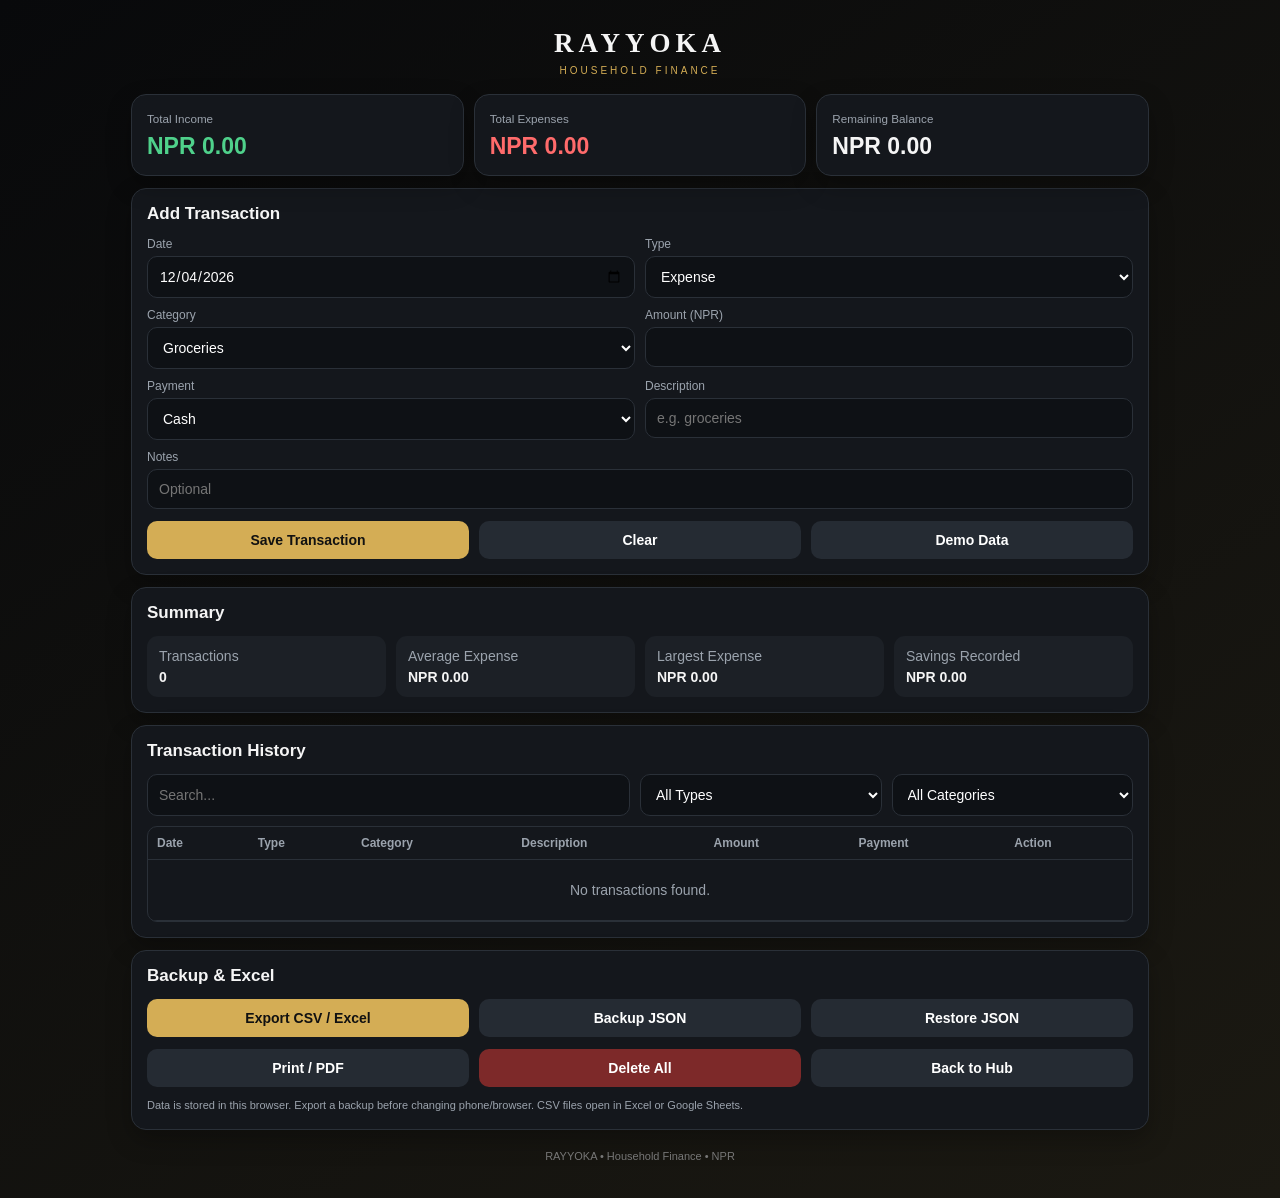
<file: household.html>
<!doctype html><html lang="en"><head><meta charset="utf-8"><meta name="viewport" content="width=device-width,initial-scale=1"><meta name="theme-color" content="#0b0d10"><title>RAYYOKA • Household Finance</title><style>:root{--bg:#090b0e;--card:#15181d;--line:#2a3038;--gold:#d4ad55;--text:#f5f5f5;--muted:#9ba3ad;--good:#4fd18b;--bad:#ff6b6b}*{box-sizing:border-box}body{margin:0;background:linear-gradient(145deg,#08090b,#1b1912);color:var(--text);font:14px Arial,sans-serif}.wrap{max-width:1050px;margin:auto;padding:16px}.head{text-align:center;padding:12px 0 18px}.brand{font:700 27px Georgia;letter-spacing:5px}.tag{color:var(--gold);font-size:10px;letter-spacing:3px;margin-top:6px}.cards,.grid,.summary,.actions,.filters{display:grid;gap:10px}.cards{grid-template-columns:repeat(3,1fr)}.card,.panel{background:#15181df2;border:1px solid var(--line);border-radius:15px;padding:15px;box-shadow:0 10px 25px #0004}.card small,.label,.note{color:var(--muted)}.card b{display:block;font-size:23px;margin-top:7px}.inc{color:var(--good)}.exp{color:var(--bad)}.panel{margin-top:12px}.panel h2{margin:0 0 13px;font-size:17px}.grid{grid-template-columns:repeat(2,1fr)}label{display:block;color:var(--muted);font-size:12px;margin-bottom:5px}input,select,button{width:100%;padding:11px;border-radius:10px;border:1px solid var(--line);background:#0e1115;color:#fff;font:inherit}button{background:var(--gold);color:#111;font-weight:800;border:0;cursor:pointer}.secondary{background:#252b33;color:#fff}.danger{background:#7d2929;color:#fff}.full{grid-column:1/-1}.actions{grid-template-columns:repeat(3,1fr);margin-top:12px}.summary{grid-template-columns:repeat(4,1fr)}.mini{background:#1c2026;border-radius:11px;padding:12px}.mini b{display:block;margin-top:5px}.filters{grid-template-columns:2fr 1fr 1fr;margin-bottom:10px}.table{overflow:auto;border:1px solid var(--line);border-radius:10px}table{width:100%;border-collapse:collapse;min-width:720px}th,td{padding:9px;border-bottom:1px solid var(--line);text-align:left}th{color:var(--muted);font-size:12px}td.r{text-align:right;font-weight:700}.rowbtn{width:auto;padding:6px 8px;font-size:11px}.empty{text-align:center;color:var(--muted);padding:22px}.note{font-size:11px;line-height:1.5;margin-top:10px}footer{text-align:center;color:#777;padding:20px;font-size:11px}@media(max-width:700px){.cards,.summary,.grid,.actions,.filters{grid-template-columns:1fr}.full{grid-column:auto}}@media print{body{background:#fff;color:#000}.no-print{display:none!important}.panel{border:0;box-shadow:none}.table{border:0}th,td{color:#000;border-color:#ccc}}</style></head><body><div class="wrap"><header class="head"><div class="brand">RAYYOKA</div><div class="tag">HOUSEHOLD FINANCE</div></header><section class="cards"><div class="card"><small>Total Income</small><b class="inc" id="income">NPR 0.00</b></div><div class="card"><small>Total Expenses</small><b class="exp" id="expense">NPR 0.00</b></div><div class="card"><small>Remaining Balance</small><b id="balance">NPR 0.00</b></div></section><section class="panel no-print"><h2>Add Transaction</h2><form id="form"><div class="grid"><div><label>Date</label><input id="date" type="date" required></div><div><label>Type</label><select id="type"><option value="expense">Expense</option><option value="income">Income</option></select></div><div><label>Category</label><select id="category"></select></div><div><label>Amount (NPR)</label><input id="amount" type="number" min="0.01" step="0.01" required></div><div><label>Payment</label><select id="payment"><option>Cash</option><option>Bank</option><option>eSewa</option><option>Khalti</option><option>Card</option><option>Other</option></select></div><div><label>Description</label><input id="desc" maxlength="120" placeholder="e.g. groceries"></div><div class="full"><label>Notes</label><input id="notes" maxlength="200" placeholder="Optional"></div></div><div class="actions"><button>Save Transaction</button><button type="button" class="secondary" id="clear">Clear</button><button type="button" class="secondary" id="demo">Demo Data</button></div></form></section><section class="panel"><h2>Summary</h2><div class="summary"><div class="mini"><span class="label">Transactions</span><b id="count">0</b></div><div class="mini"><span class="label">Average Expense</span><b id="avg">NPR 0.00</b></div><div class="mini"><span class="label">Largest Expense</span><b id="largest">NPR 0.00</b></div><div class="mini"><span class="label">Savings Recorded</span><b id="savings">NPR 0.00</b></div></div></section><section class="panel" id="printArea"><h2>Transaction History</h2><div class="filters no-print"><input id="search" placeholder="Search..."><select id="ft"><option value="">All Types</option><option value="income">Income</option><option value="expense">Expense</option></select><select id="fc"><option value="">All Categories</option></select></div><div class="table"><table><thead><tr><th>Date</th><th>Type</th><th>Category</th><th>Description</th><th>Amount</th><th>Payment</th><th class="no-print">Action</th></tr></thead><tbody id="body"></tbody></table></div></section><section class="panel no-print"><h2>Backup & Excel</h2><div class="actions"><button id="csv">Export CSV / Excel</button><button class="secondary" id="json">Backup JSON</button><button class="secondary" id="restore">Restore JSON</button></div><input id="file" type="file" accept=".json" hidden><div class="actions"><button class="secondary" id="print">Print / PDF</button><button class="danger" id="wipe">Delete All</button><a href="links.html" style="text-decoration:none"><button type="button" class="secondary">Back to Hub</button></a></div><div class="note">Data is stored in this browser. Export a backup before changing phone/browser. CSV files open in Excel or Google Sheets.</div></section><footer>RAYYOKA • Household Finance • NPR</footer></div><script>const K='rayyoka_household_finance_v1';let data=JSON.parse(localStorage.getItem(K)||'[]');let edit=null;const $=x=>document.getElementById(x),money=n=>new Intl.NumberFormat('en-IN',{minimumFractionDigits:2,maximumFractionDigits:2}).format(+n||0),today=()=>new Date().toISOString().slice(0,10);const exp=['Groceries','Food','House Rent','Electricity','Water','Gas','Internet / Phone','Transport','Health','Education','Loan / EMI','Family','Personal','Shopping','Savings','Other'],inc=['Salary','Business Income','Other Income'];const esc=s=>String(s??'').replace(/[&<>"']/g,m=>({'&':'&amp;','<':'&lt;','>':'&gt;','"':'&quot;',"'":'&#039;'}[m]));function cats(){let a=$('type').value==='income'?inc:exp;$('category').innerHTML=a.map(x=>`<option>${esc(x)}</option>`).join('');$('fc').innerHTML='<option value="">All Categories</option>'+[...new Set([...inc,...exp])].map(x=>`<option>${esc(x)}</option>`).join('')}function save(){localStorage.setItem(K,JSON.stringify(data))}function render(){let I=data.filter(x=>x.type==='income').reduce((a,x)=>a+x.amount,0),E=data.filter(x=>x.type==='expense').reduce((a,x)=>a+x.amount,0);$('income').textContent='NPR '+money(I);$('expense').textContent='NPR '+money(E);$('balance').textContent='NPR '+money(I-E);$('count').textContent=data.length;let ee=data.filter(x=>x.type==='expense').map(x=>x.amount);$('avg').textContent='NPR '+money(ee.length?ee.reduce((a,b)=>a+b,0)/ee.length:0);$('largest').textContent='NPR '+money(ee.length?Math.max(...ee):0);$('savings').textContent='NPR '+money(data.filter(x=>x.category==='Savings').reduce((a,x)=>a+x.amount,0));let q=$('search').value.toLowerCase(),t=$('ft').value,c=$('fc').value,r=data.filter(x=>(!t||x.type===t)&&(!c||x.category===c)&&(!q||JSON.stringify(x).toLowerCase().includes(q))).sort((a,b)=>b.date.localeCompare(a.date)||b.id-a.id);$('body').innerHTML=r.length?r.map(x=>`<tr><td>${esc(x.date)}</td><td>${x.type}</td><td>${esc(x.category)}</td><td>${esc(x.desc)}</td><td class="r">NPR ${money(x.amount)}</td><td>${esc(x.payment)}</td><td class="no-print"><button class="rowbtn" onclick="del(${x.id})">Delete</button></td></tr>`).join(''):'<tr><td colspan="7" class="empty">No transactions found.</td></tr>'}function del(id){if(confirm('Delete this transaction?')){data=data.filter(x=>x.id!==id);save();render()}}$('form').onsubmit=e=>{e.preventDefault();data.push({id:Date.now(),date:$('date').value,type:$('type').value,category:$('category').value,amount:+$('amount').value,payment:$('payment').value,desc:$('desc').value.trim(),notes:$('notes').value.trim()});save();render();$('form').reset();$('date').value=today();cats()};$('type').onchange=cats;['search','ft','fc'].forEach(id=>$(id).oninput=render);$('clear').onclick=()=>{$('form').reset();$('date').value=today();cats()};function dl(name,text,type){let a=document.createElement('a');a.href=URL.createObjectURL(new Blob([text],{type}));a.download=name;a.click()}$('csv').onclick=()=>{let h=['Date','Type','Category','Description','Notes','Amount NPR','Payment'];let lines=[h,...data.map(x=>[x.date,x.type,x.category,x.desc,x.notes,x.amount,x.payment])].map(r=>r.map(v=>'"'+String(v??'').replace(/"/g,'""')+'"').join(','));dl('household-finance.csv','\ufeff'+lines.join('\n'),'text/csv')};$('json').onclick=()=>dl('household-finance-backup.json',JSON.stringify(data,null,2),'application/json');$('restore').onclick=()=>$('file').click();$('file').onchange=e=>{let f=e.target.files[0];if(!f)return;let r=new FileReader();r.onload=()=>{try{let x=JSON.parse(r.result);if(!Array.isArray(x))throw 0;if(confirm('Replace current data with this backup?')){data=x;save();render()}}catch{alert('Invalid backup file')}};r.readAsText(f)};$('print').onclick=()=>print();$('wipe').onclick=()=>{if(prompt('Type DELETE to erase all household data')==='DELETE'){data=[];save();render()}};$('demo').onclick=()=>{data.push({id:Date.now(),date:today(),type:'income',category:'Salary',amount:30000,payment:'Bank',desc:'Monthly salary',notes:'Demo'},{id:Date.now()+1,date:today(),type:'expense',category:'Groceries',amount:4500,payment:'Cash',desc:'House groceries',notes:'Demo'},{id:Date.now()+2,date:today(),type:'expense',category:'Electricity',amount:1200,payment:'Bank',desc:'Electricity bill',notes:'Demo'});save();render()};$('date').value=today();cats();render();</script></body></html>
</file>
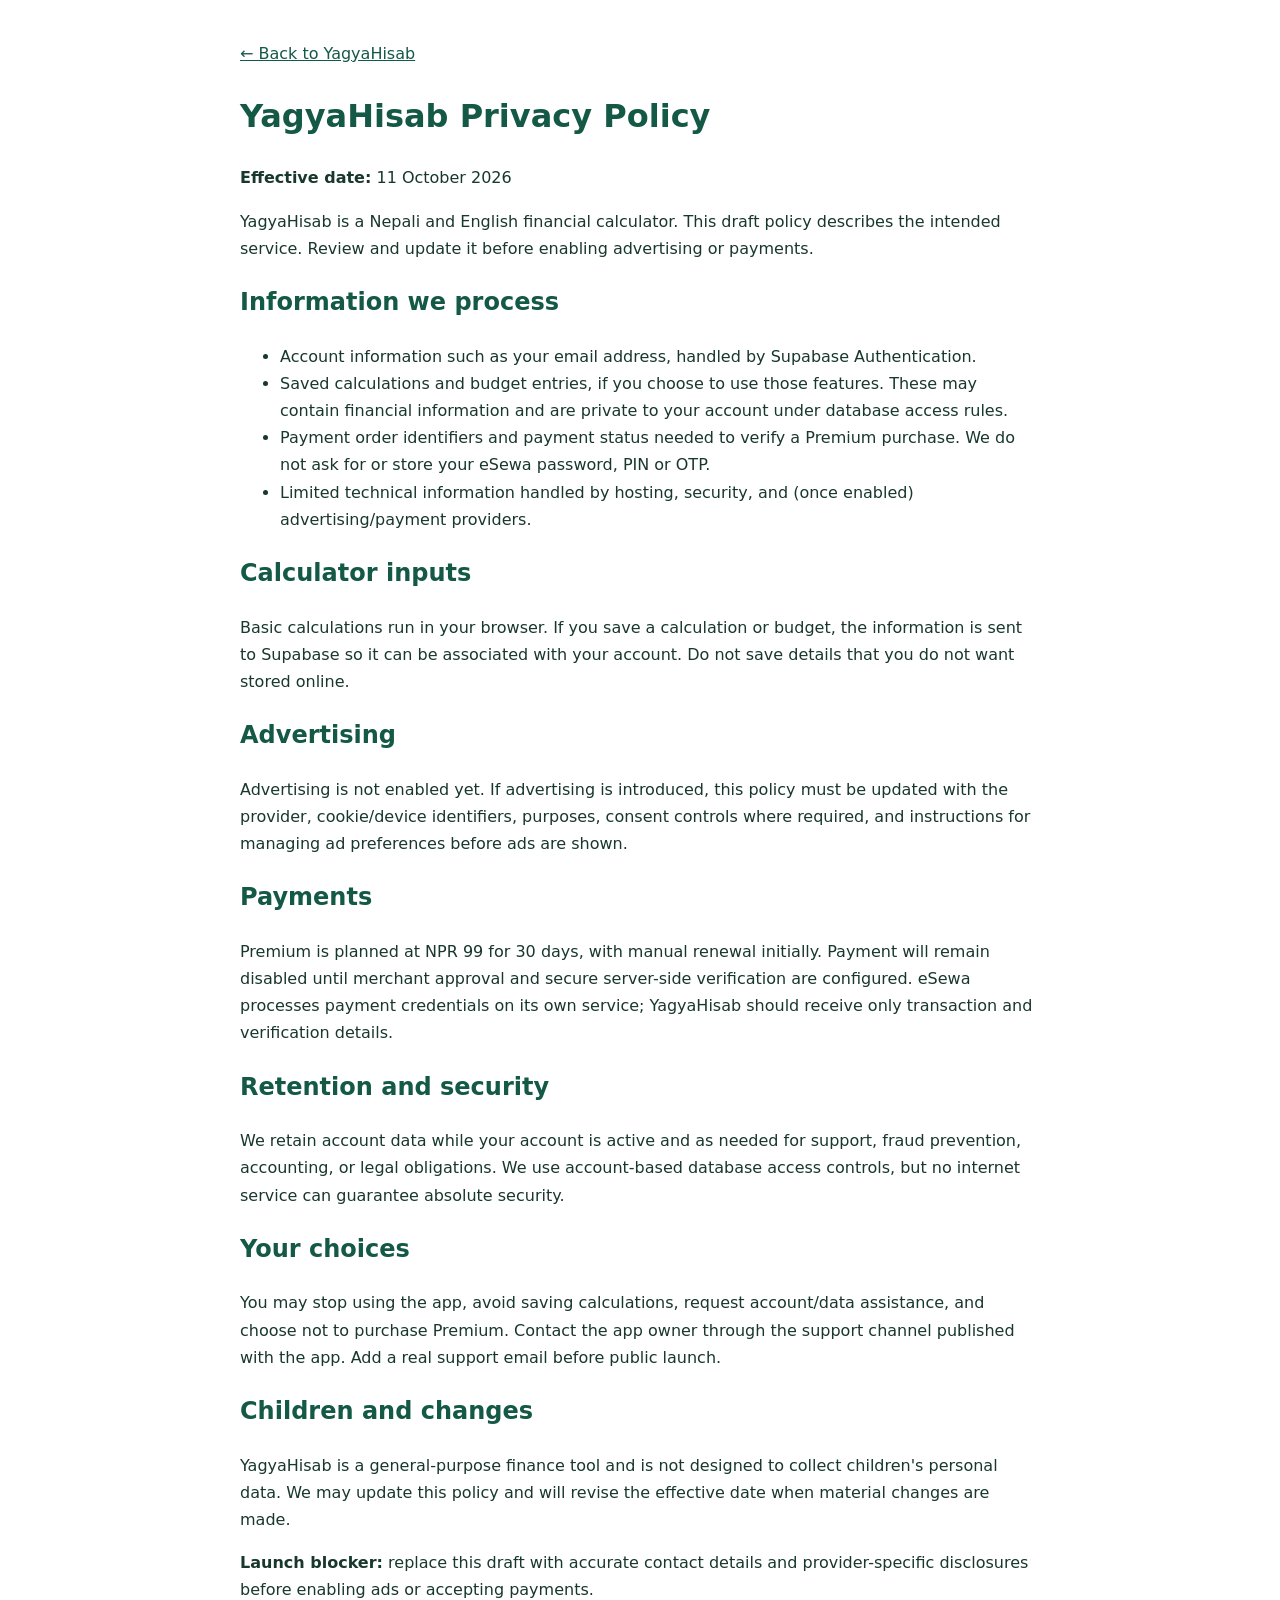
<file: yagya-hisab/privacy.html>
<!doctype html>
<html lang="en"><head><meta charset="utf-8"><meta name="viewport" content="width=device-width,initial-scale=1"><meta name="description" content="YagyaHisab privacy policy"><title>Privacy Policy — YagyaHisab</title><style>body{font:16px/1.7 system-ui,sans-serif;max-width:800px;margin:auto;padding:24px;color:#18372d}h1,h2{color:#145846}a{color:#145846}</style></head><body>
<p><a href="./">← Back to YagyaHisab</a></p><h1>YagyaHisab Privacy Policy</h1><p><strong>Effective date:</strong> 11 October 2026</p>
<p>YagyaHisab is a Nepali and English financial calculator. This draft policy describes the intended service. Review and update it before enabling advertising or payments.</p>
<h2>Information we process</h2><ul><li>Account information such as your email address, handled by Supabase Authentication.</li><li>Saved calculations and budget entries, if you choose to use those features. These may contain financial information and are private to your account under database access rules.</li><li>Payment order identifiers and payment status needed to verify a Premium purchase. We do not ask for or store your eSewa password, PIN or OTP.</li><li>Limited technical information handled by hosting, security, and (once enabled) advertising/payment providers.</li></ul>
<h2>Calculator inputs</h2><p>Basic calculations run in your browser. If you save a calculation or budget, the information is sent to Supabase so it can be associated with your account. Do not save details that you do not want stored online.</p>
<h2>Advertising</h2><p>Advertising is not enabled yet. If advertising is introduced, this policy must be updated with the provider, cookie/device identifiers, purposes, consent controls where required, and instructions for managing ad preferences before ads are shown.</p>
<h2>Payments</h2><p>Premium is planned at NPR 99 for 30 days, with manual renewal initially. Payment will remain disabled until merchant approval and secure server-side verification are configured. eSewa processes payment credentials on its own service; YagyaHisab should receive only transaction and verification details.</p>
<h2>Retention and security</h2><p>We retain account data while your account is active and as needed for support, fraud prevention, accounting, or legal obligations. We use account-based database access controls, but no internet service can guarantee absolute security.</p>
<h2>Your choices</h2><p>You may stop using the app, avoid saving calculations, request account/data assistance, and choose not to purchase Premium. Contact the app owner through the support channel published with the app. Add a real support email before public launch.</p>
<h2>Children and changes</h2><p>YagyaHisab is a general-purpose finance tool and is not designed to collect children's personal data. We may update this policy and will revise the effective date when material changes are made.</p>
<p><strong>Launch blocker:</strong> replace this draft with accurate contact details and provider-specific disclosures before enabling ads or accepting payments.</p></body></html>
</file>
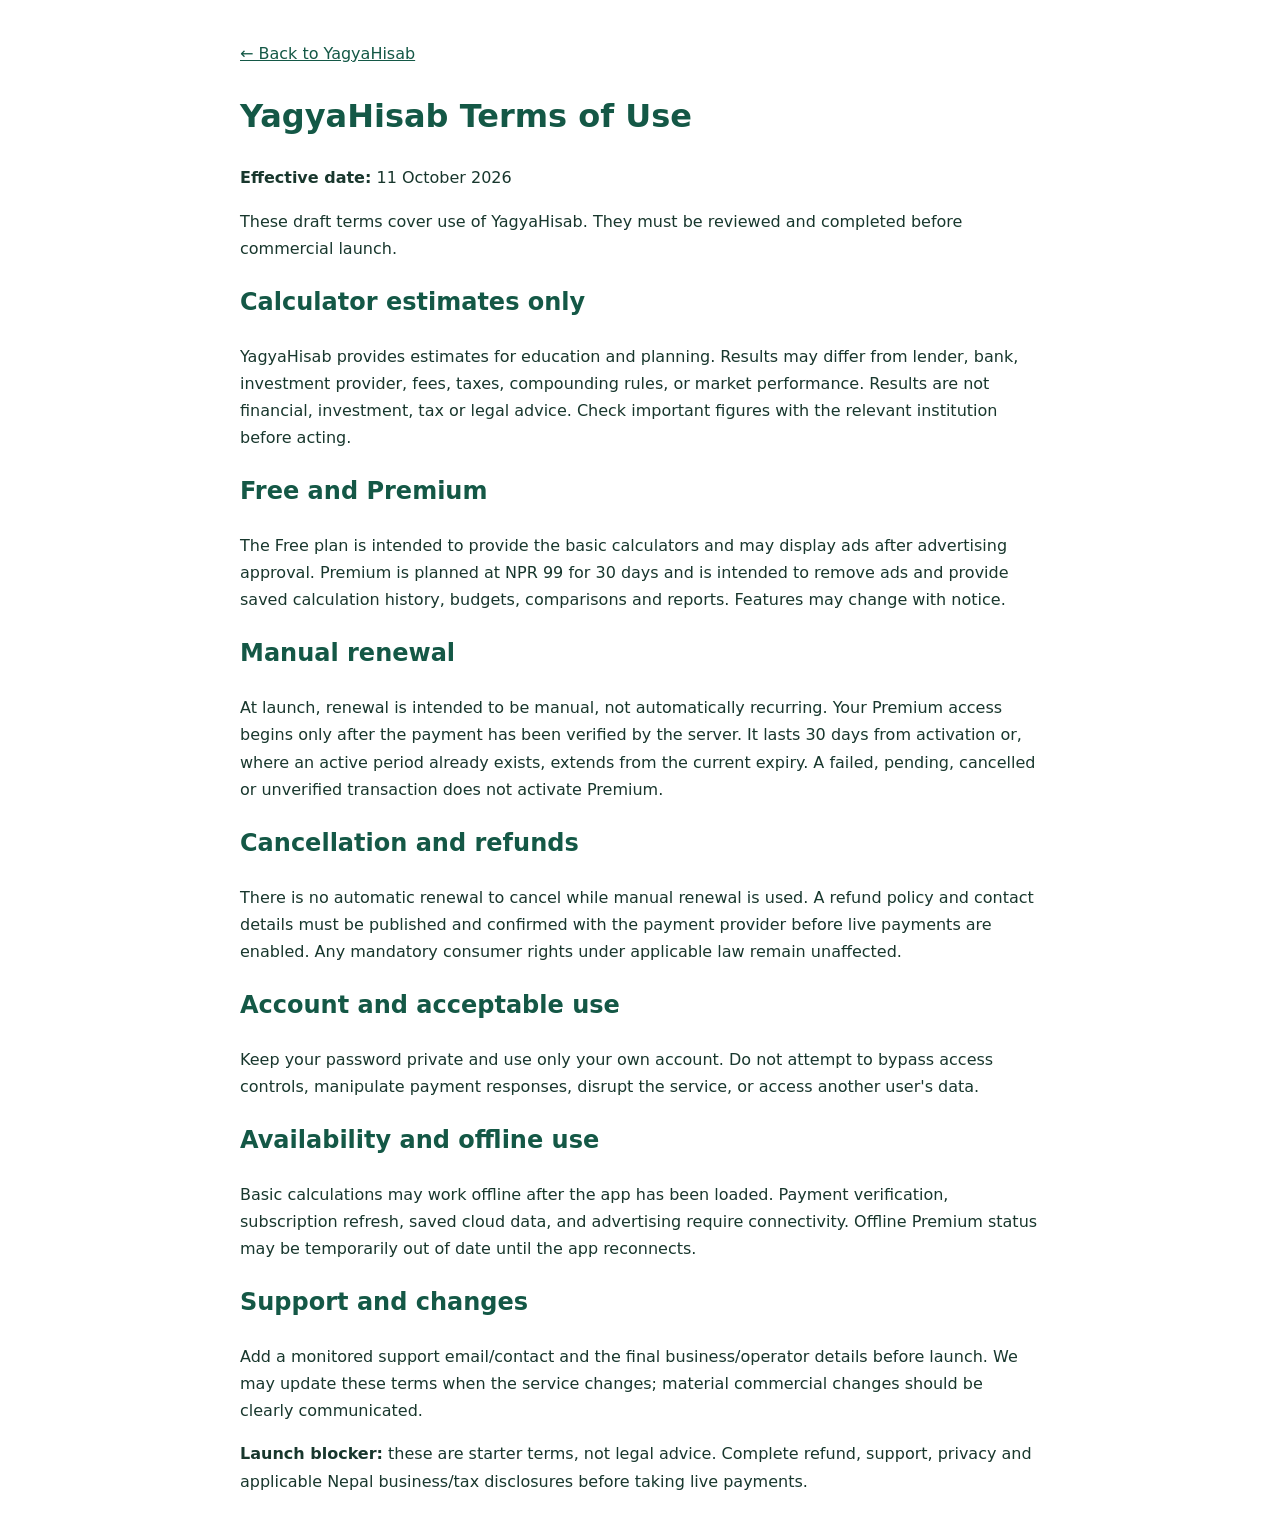
<file: yagya-hisab/terms.html>
<!doctype html>
<html lang="en"><head><meta charset="utf-8"><meta name="viewport" content="width=device-width,initial-scale=1"><meta name="description" content="YagyaHisab terms of use and Premium terms"><title>Terms of Use — YagyaHisab</title><style>body{font:16px/1.7 system-ui,sans-serif;max-width:800px;margin:auto;padding:24px;color:#18372d}h1,h2{color:#145846}a{color:#145846}</style></head><body>
<p><a href="./">← Back to YagyaHisab</a></p><h1>YagyaHisab Terms of Use</h1><p><strong>Effective date:</strong> 11 October 2026</p>
<p>These draft terms cover use of YagyaHisab. They must be reviewed and completed before commercial launch.</p>
<h2>Calculator estimates only</h2><p>YagyaHisab provides estimates for education and planning. Results may differ from lender, bank, investment provider, fees, taxes, compounding rules, or market performance. Results are not financial, investment, tax or legal advice. Check important figures with the relevant institution before acting.</p>
<h2>Free and Premium</h2><p>The Free plan is intended to provide the basic calculators and may display ads after advertising approval. Premium is planned at NPR 99 for 30 days and is intended to remove ads and provide saved calculation history, budgets, comparisons and reports. Features may change with notice.</p>
<h2>Manual renewal</h2><p>At launch, renewal is intended to be manual, not automatically recurring. Your Premium access begins only after the payment has been verified by the server. It lasts 30 days from activation or, where an active period already exists, extends from the current expiry. A failed, pending, cancelled or unverified transaction does not activate Premium.</p>
<h2>Cancellation and refunds</h2><p>There is no automatic renewal to cancel while manual renewal is used. A refund policy and contact details must be published and confirmed with the payment provider before live payments are enabled. Any mandatory consumer rights under applicable law remain unaffected.</p>
<h2>Account and acceptable use</h2><p>Keep your password private and use only your own account. Do not attempt to bypass access controls, manipulate payment responses, disrupt the service, or access another user's data.</p>
<h2>Availability and offline use</h2><p>Basic calculations may work offline after the app has been loaded. Payment verification, subscription refresh, saved cloud data, and advertising require connectivity. Offline Premium status may be temporarily out of date until the app reconnects.</p>
<h2>Support and changes</h2><p>Add a monitored support email/contact and the final business/operator details before launch. We may update these terms when the service changes; material commercial changes should be clearly communicated.</p>
<p><strong>Launch blocker:</strong> these are starter terms, not legal advice. Complete refund, support, privacy and applicable Nepal business/tax disclosures before taking live payments.</p></body></html>
</file>
